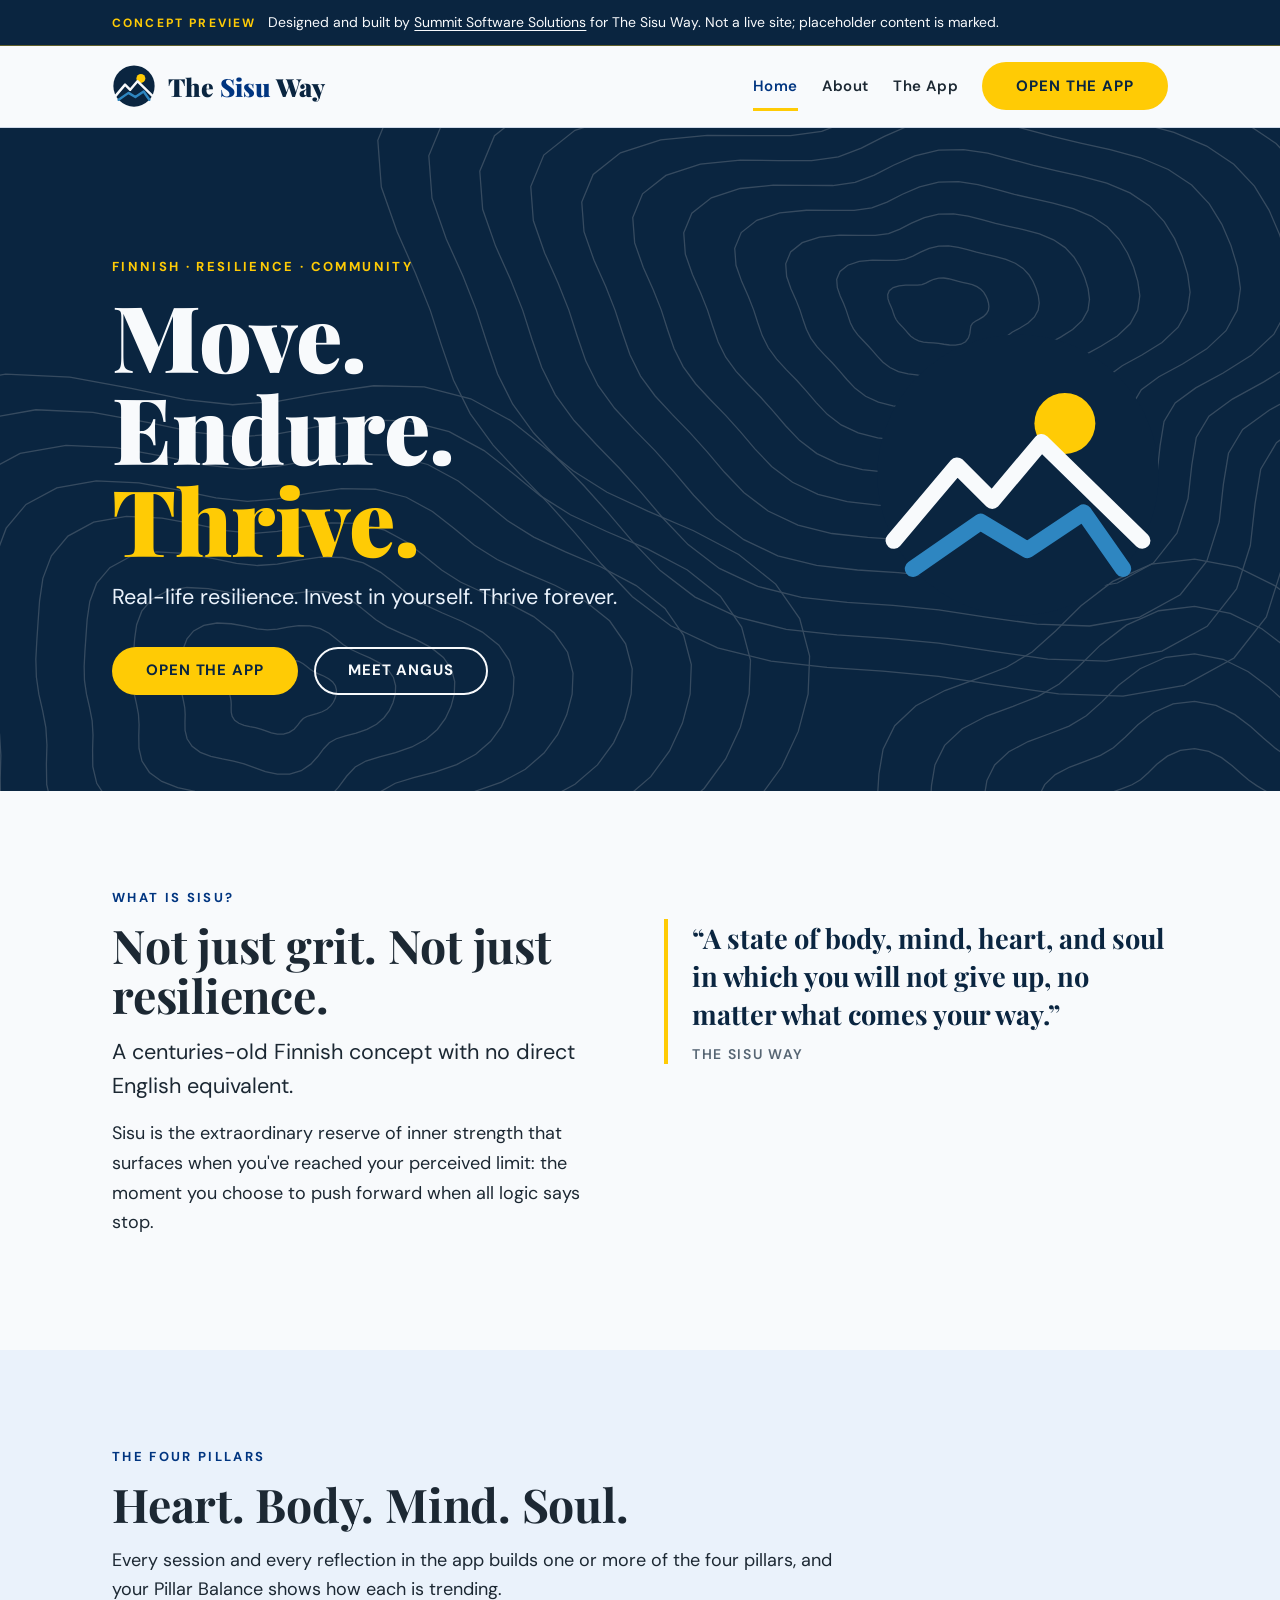
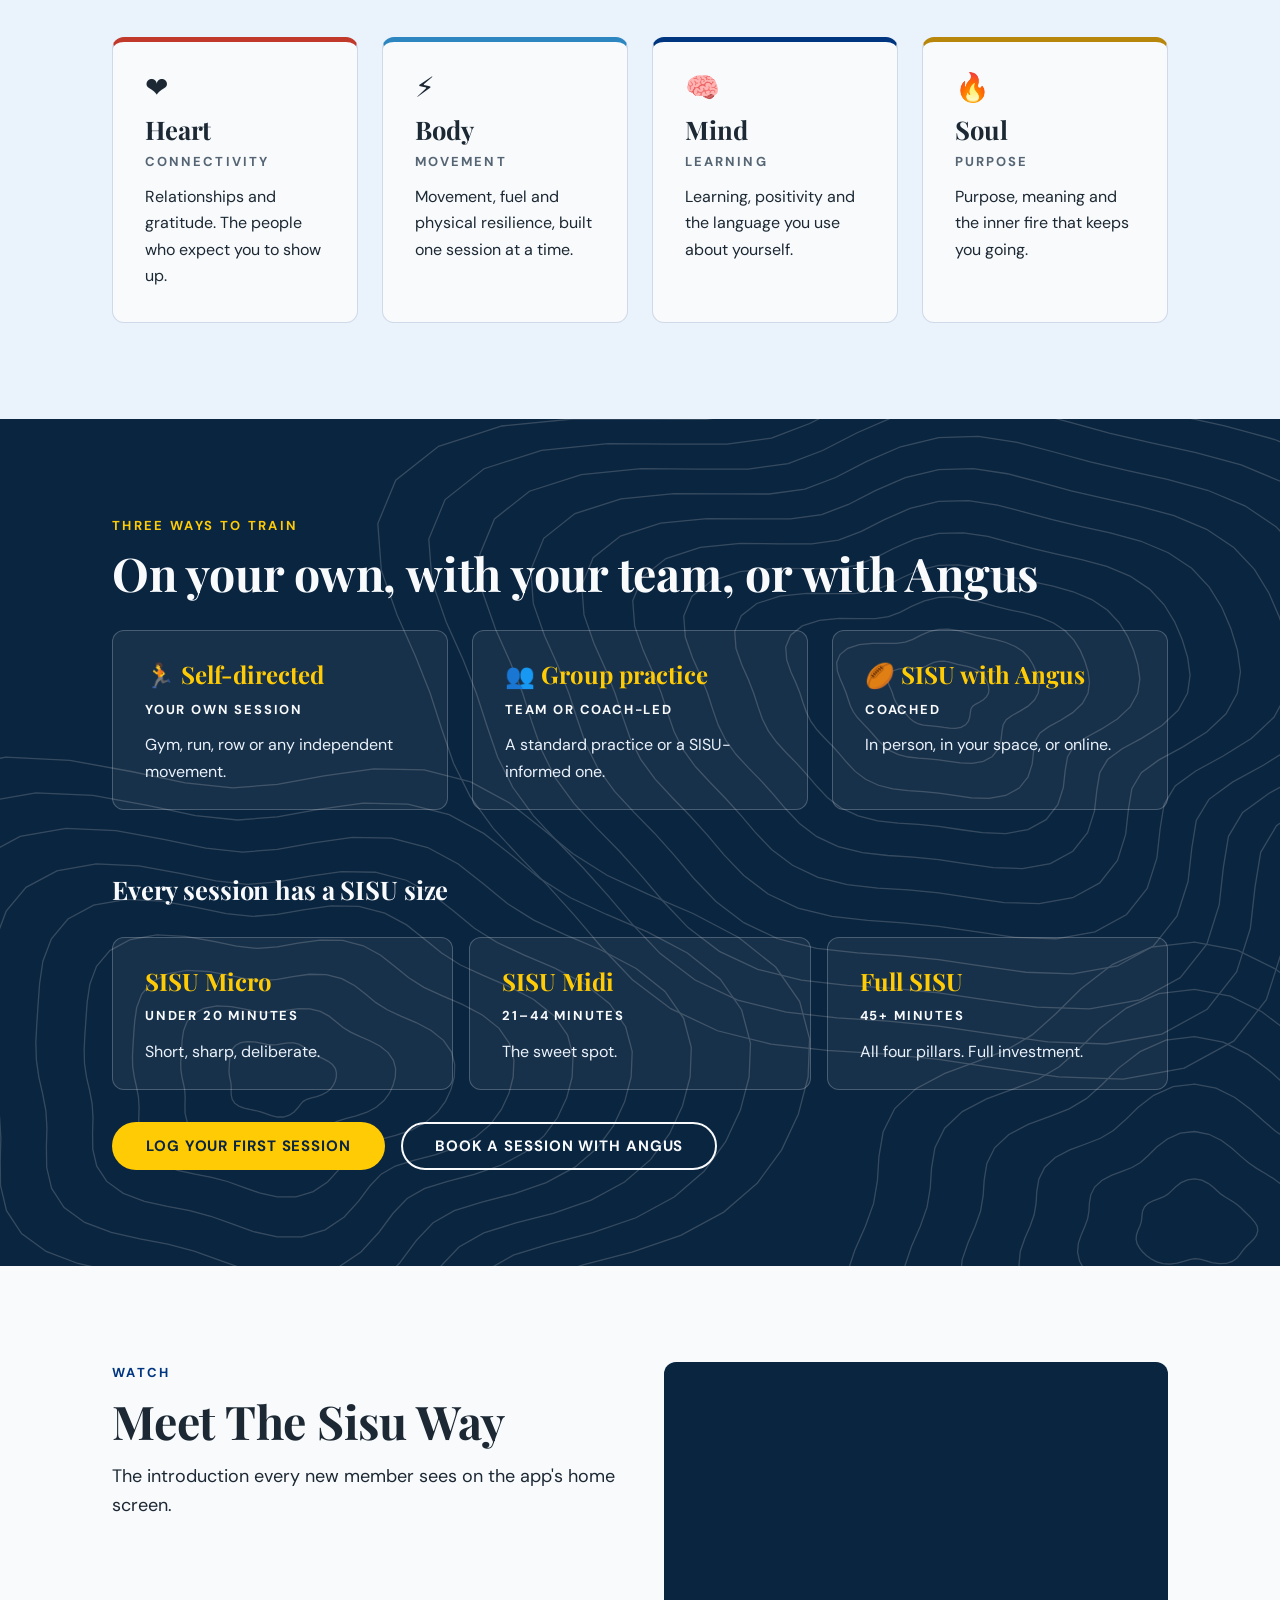
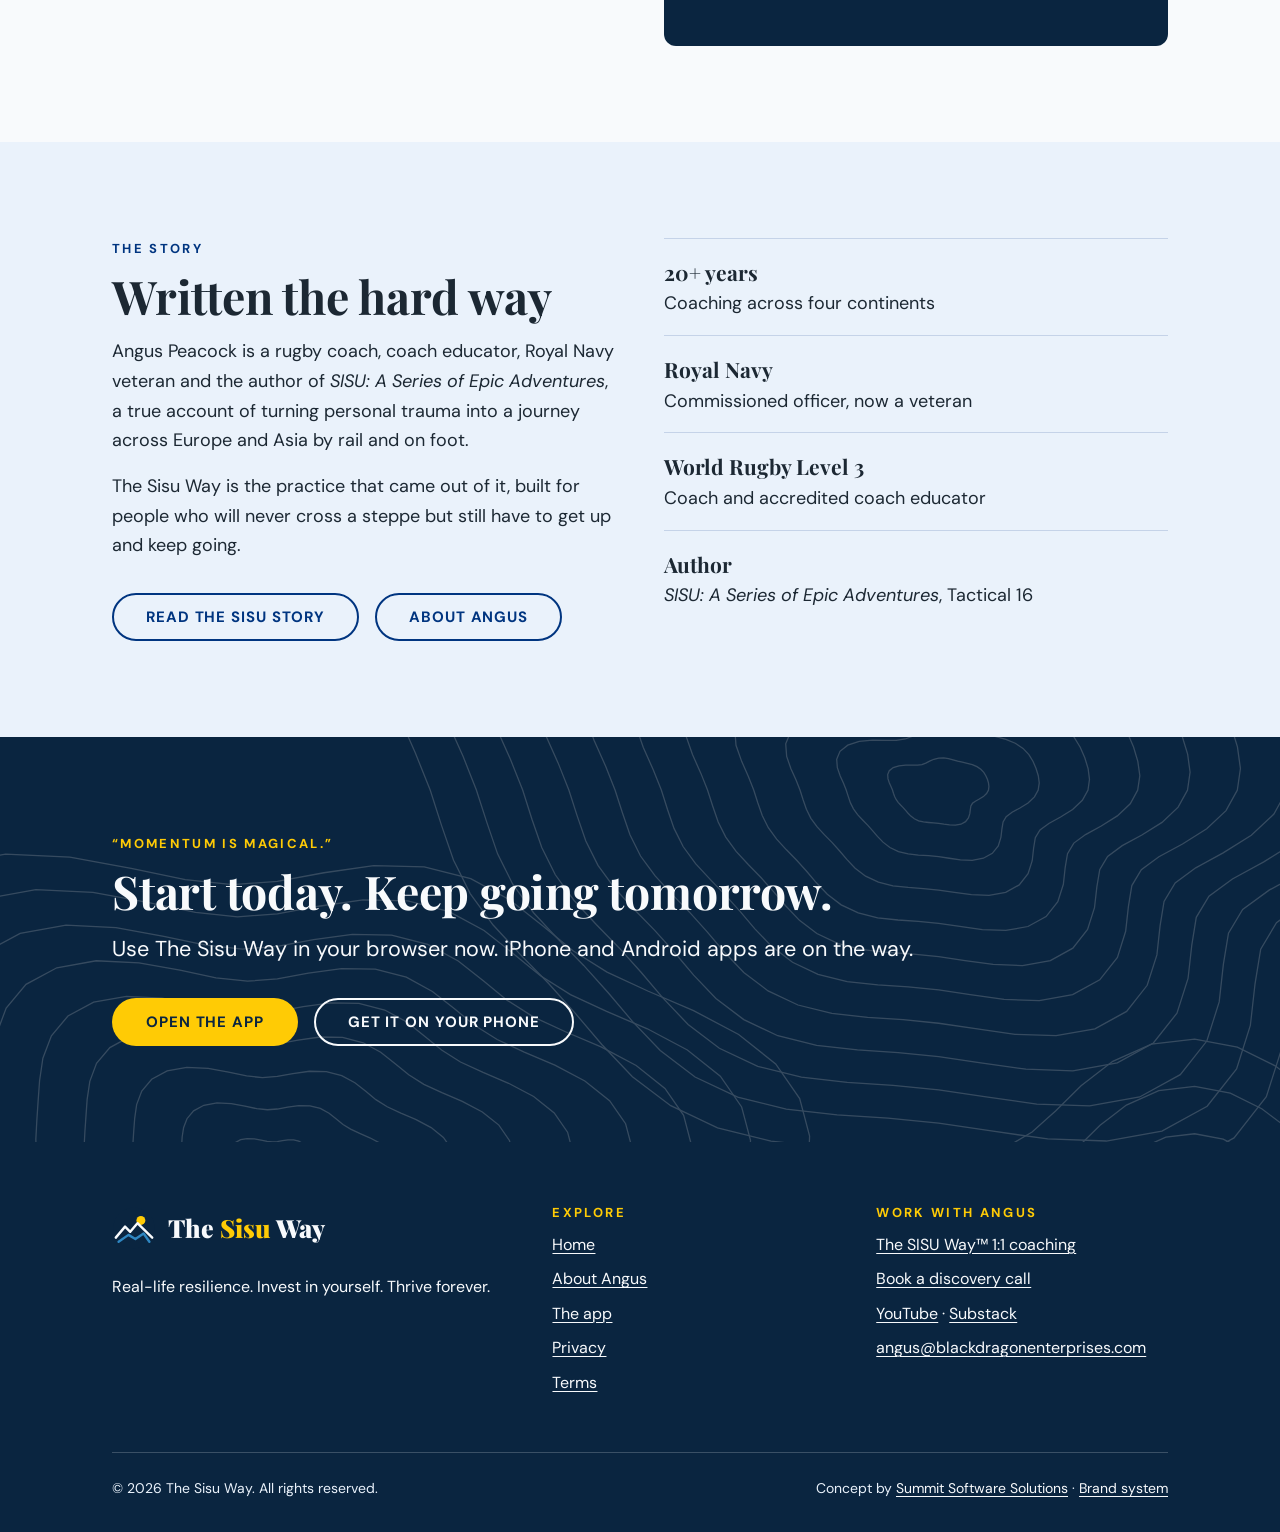
<file: index.html>
<!DOCTYPE html>
<html lang="en">
<head>
<meta charset="utf-8">
<meta name="viewport" content="width=device-width, initial-scale=1">
<title>The Sisu Way - Move. Endure. Thrive.</title>
<meta name="description" content="SISU is the Finnish reserve of inner strength that shows up at your limit. The Sisu Way app helps you build it across four pillars: Heart, Body, Mind and Soul. From coach, author and Royal Navy veteran Angus Peacock.">
<link rel="canonical" href="https://ryankolean.github.io/thesisuway/">
<meta name="robots" content="noindex, nofollow">
<meta property="og:type" content="website">
<meta property="og:site_name" content="The Sisu Way">
<meta property="og:title" content="The Sisu Way - Move. Endure. Thrive.">
<meta property="og:description" content="SISU is the Finnish reserve of inner strength that shows up at your limit. The Sisu Way app helps you build it across four pillars: Heart, Body, Mind and Soul. From coach, author and Royal Navy veteran Angus Peacock.">
<meta property="og:url" content="https://ryankolean.github.io/thesisuway/">
<meta name="theme-color" content="#0A2540">
<meta property="og:image" content="https://ryankolean.github.io/thesisuway/assets/img/og.png">
<meta property="og:image:width" content="1200">
<meta property="og:image:height" content="630">
<meta name="twitter:card" content="summary_large_image">
<link rel="apple-touch-icon" href="assets/img/apple-touch-icon.png">
<link rel="manifest" href="site.webmanifest">
<link rel="icon" href="favicon.svg" type="image/svg+xml">
<link rel="stylesheet" href="assets/css/style.css">
<script src="assets/js/main.js" defer></script>
</head>
<body>
<a class="skip-link" href="#main">Skip to content</a>

<aside class="concept-bar" aria-label="Concept preview notice">
  <div class="container">
    <p><strong>Concept preview</strong>Designed and built by <a href="https://summitsoftwaresolutions.dev/">Summit Software Solutions</a> for The Sisu Way. Not a live site; placeholder content is marked.</p>
  </div>
</aside>

<header class="site-header">
  <div class="container site-header__inner">
    <a class="wordmark" href="index.html" aria-label="The Sisu Way, home"><svg viewBox="0 0 64 64" aria-hidden="true" focusable="false"><circle cx="32" cy="32" r="30" fill="#0A2540"/><circle cx="42" cy="21" r="6.5" fill="#FFCB05"/><path d="M9.6 52 L24 42 L34 48 L46 40 L54.4 52" fill="none" stroke="#2E86C1" stroke-width="3.5" stroke-linejoin="round" stroke-linecap="round"/><path d="M5.5 46 L19 30 L26.5 37.5 L37 25 L58.5 46" fill="none" stroke="#F8FAFC" stroke-width="3.5" stroke-linejoin="round" stroke-linecap="round"/></svg><span class="wordmark__text">The <span>Sisu</span> Way</span></a>
    <nav class="site-nav" aria-label="Main">
      <ul>
        <li><a href="index.html" aria-current="page">Home</a></li>
        <li><a href="about.html">About</a></li>
        <li><a href="app.html">The App</a></li>
        <li><a class="btn btn--primary" href="app.html">Open the app</a></li>
      </ul>
    </nav>
  </div>
</header>

<main id="main">
<section class="hero dark contours">
  <div class="container hero__grid">
    <div>
      <span class="label">Finnish &middot; Resilience &middot; Community</span>
      <h1 class="display">Move. Endure. <span>Thrive.</span></h1>
      <p class="lede">Real-life resilience. Invest in yourself. Thrive forever.</p>
      <div class="btnrow">
        <a class="btn btn--primary" href="https://sisu-way.netlify.app/">Open the app</a>
        <a class="btn btn--secondary" href="about.html">Meet Angus</a>
      </div>
    </div>
    <img class="hero__mark" src="assets/img/mark.svg" alt="" width="300" height="300">
  </div>
</section>

<section>
  <div class="container split">
    <div>
      <span class="label">What is sisu?</span>
      <h2>Not just grit. Not just resilience.</h2>
      <p class="lede">A centuries-old Finnish concept with no direct English equivalent.</p>
      <p>Sisu is the extraordinary reserve of inner strength that surfaces when you've reached your perceived limit: the moment you choose to push forward when all logic says stop.</p>
    </div>
    <blockquote class="definition">&ldquo;A state of body, mind, heart, and soul in which you will not give up, no matter what comes your way.&rdquo;<cite>The Sisu Way</cite></blockquote>
  </div>
</section>

<section class="tint">
  <div class="container">
    <span class="label">The four pillars</span>
    <h2>Heart. Body. Mind. Soul.</h2>
    <p>Every session and every reflection in the app builds one or more of the four pillars, and your Pillar Balance shows how each is trending.</p>

    <div class="grid grid--4" style="margin-top:var(--s-6)">
      <article class="card pillar pillar--heart"><span class="pillar__emoji" aria-hidden="true">&#10084;&#65039;</span><h3>Heart</h3><span class="pillar__sub">Connectivity</span><p>Relationships and gratitude. The people who expect you to show up.</p></article>
      <article class="card pillar pillar--body"><span class="pillar__emoji" aria-hidden="true">&#9889;</span><h3>Body</h3><span class="pillar__sub">Movement</span><p>Movement, fuel and physical resilience, built one session at a time.</p></article>
      <article class="card pillar pillar--mind"><span class="pillar__emoji" aria-hidden="true">&#129504;</span><h3>Mind</h3><span class="pillar__sub">Learning</span><p>Learning, positivity and the language you use about yourself.</p></article>
      <article class="card pillar pillar--soul"><span class="pillar__emoji" aria-hidden="true">&#128293;</span><h3>Soul</h3><span class="pillar__sub">Purpose</span><p>Purpose, meaning and the inner fire that keeps you going.</p></article>
    </div>
  </div>
</section>

<section class="dark contours">
  <div class="container">
    <span class="label">Three ways to train</span>
    <h2>On your own, with your team, or with Angus</h2>
    <div class="grid grid--3" style="margin-top:var(--s-6)">
      <div class="format"><b>&#127939; Self-directed</b><span>Your own session</span><p>Gym, run, row or any independent movement.</p></div>
      <div class="format"><b>&#128101; Group practice</b><span>Team or coach-led</span><p>A standard practice or a SISU-informed one.</p></div>
      <div class="format"><b>&#127945; SISU with Angus</b><span>Coached</span><p>In person, in your space, or online.</p></div>
    </div>
    <h3 style="margin-top:var(--s-8)">Every session has a SISU size</h3>
    <div class="formats">
      <div class="format"><b>SISU Micro</b><span>Under 20 minutes</span><p>Short, sharp, deliberate.</p></div>
      <div class="format"><b>SISU Midi</b><span>21&ndash;44 minutes</span><p>The sweet spot.</p></div>
      <div class="format"><b>Full SISU</b><span>45+ minutes</span><p>All four pillars. Full investment.</p></div>
    </div>
    <div class="btnrow"><a class="btn btn--primary" href="https://sisu-way.netlify.app/">Log your first session</a><a class="btn btn--secondary" href="https://calendar.app.google/LoMbzd8xpjeCvdap7">Book a session with Angus</a></div>
  </div>
</section>

<section>
  <div class="container split">
    <div>
      <span class="label">Watch</span>
      <h2>Meet The Sisu Way</h2>
      <p>The introduction every new member sees on the app's home screen.</p>
    </div>
    <div class="video"><iframe src="https://www.youtube-nocookie.com/embed/k57IVP7CYto" title="The Sisu Way introduction video" loading="lazy" allow="encrypted-media; picture-in-picture" allowfullscreen referrerpolicy="strict-origin-when-cross-origin"></iframe></div>
  </div>
</section>

<section class="tint">
  <div class="container split">
    <div>
      <span class="label">The story</span>
      <h2>Written the hard way</h2>
      <p>Angus Peacock is a rugby coach, coach educator, Royal Navy veteran and the author of <em>SISU: A Series of Epic Adventures</em>, a true account of turning personal trauma into a journey across Europe and Asia by rail and on foot.</p>
      <p>The Sisu Way is the practice that came out of it, built for people who will never cross a steppe but still have to get up and keep going.</p>
      <div class="btnrow">
        <a class="btn btn--secondary" href="https://tactical16.com/angus-peacock-author/">Read the SISU story</a>
        <a class="btn btn--secondary" href="about.html">About Angus</a>
      </div>
    </div>
    <ul class="facts">
      <li><b>20+ years</b>Coaching across four continents</li>
      <li><b>Royal Navy</b>Commissioned officer, now a veteran</li>
      <li><b>World Rugby Level 3</b>Coach and accredited coach educator</li>
      <li><b>Author</b><em>SISU: A Series of Epic Adventures</em>, Tactical 16</li>
    </ul>
  </div>
</section>

<section class="dark contours">
  <div class="container">
    <span class="label">&ldquo;Momentum is magical.&rdquo;</span>
    <h2>Start today. Keep going tomorrow.</h2>
    <p class="lede">Use The Sisu Way in your browser now. iPhone and Android apps are on the way.</p>
    <div class="btnrow">
      <a class="btn btn--primary" href="https://sisu-way.netlify.app/">Open the app</a>
      <a class="btn btn--secondary" href="app.html#mobile">Get it on your phone</a>
    </div>
  </div>
</section>
</main>

<footer class="site-footer">
  <div class="container">
    <div class="site-footer__grid">
      <div>
        <a class="wordmark" href="index.html" aria-label="The Sisu Way, home"><svg viewBox="0 0 64 64" aria-hidden="true" focusable="false"><circle cx="32" cy="32" r="30" fill="#0A2540"/><circle cx="42" cy="21" r="6.5" fill="#FFCB05"/><path d="M9.6 52 L24 42 L34 48 L46 40 L54.4 52" fill="none" stroke="#2E86C1" stroke-width="3.5" stroke-linejoin="round" stroke-linecap="round"/><path d="M5.5 46 L19 30 L26.5 37.5 L37 25 L58.5 46" fill="none" stroke="#F8FAFC" stroke-width="3.5" stroke-linejoin="round" stroke-linecap="round"/></svg><span class="wordmark__text">The <span>Sisu</span> Way</span></a>
        <p style="margin-top:var(--s-4)">Real-life resilience. Invest in yourself. Thrive forever.</p>
      </div>
      <div>
        <h2>Explore</h2>
        <ul>
          <li><a href="index.html">Home</a></li>
          <li><a href="about.html">About Angus</a></li>
          <li><a href="app.html">The app</a></li>
          <li><a href="privacy.html">Privacy</a></li>
          <li><a href="terms.html">Terms</a></li>
        </ul>
      </div>
      <div>
        <h2>Work with Angus</h2>
        <ul>
          <li><a href="https://ryankolean.github.io/blackdragonenterprises/services.html">The SISU Way&trade; 1:1 coaching</a></li>
          <li><a href="https://ryankolean.github.io/blackdragonenterprises/contact.html#book">Book a discovery call</a></li>
          <li><a href="https://www.youtube.com/@bytheblackdragon">YouTube</a> &middot; <a href="https://substack.com/@sisublackdragon">Substack</a></li>
          <li><a href="mailto:angus@blackdragonenterprises.com">angus@blackdragonenterprises.com</a></li>
        </ul>
      </div>
    </div>
    <div class="site-footer__base">
      <span>&copy; 2026 The Sisu Way. All rights reserved.</span>
      <span>Concept by <a href="https://summitsoftwaresolutions.dev/">Summit Software Solutions</a> &middot; <a href="specimen.html">Brand system</a></span>
    </div>
  </div>
</footer>
</body>
</html>
</file>
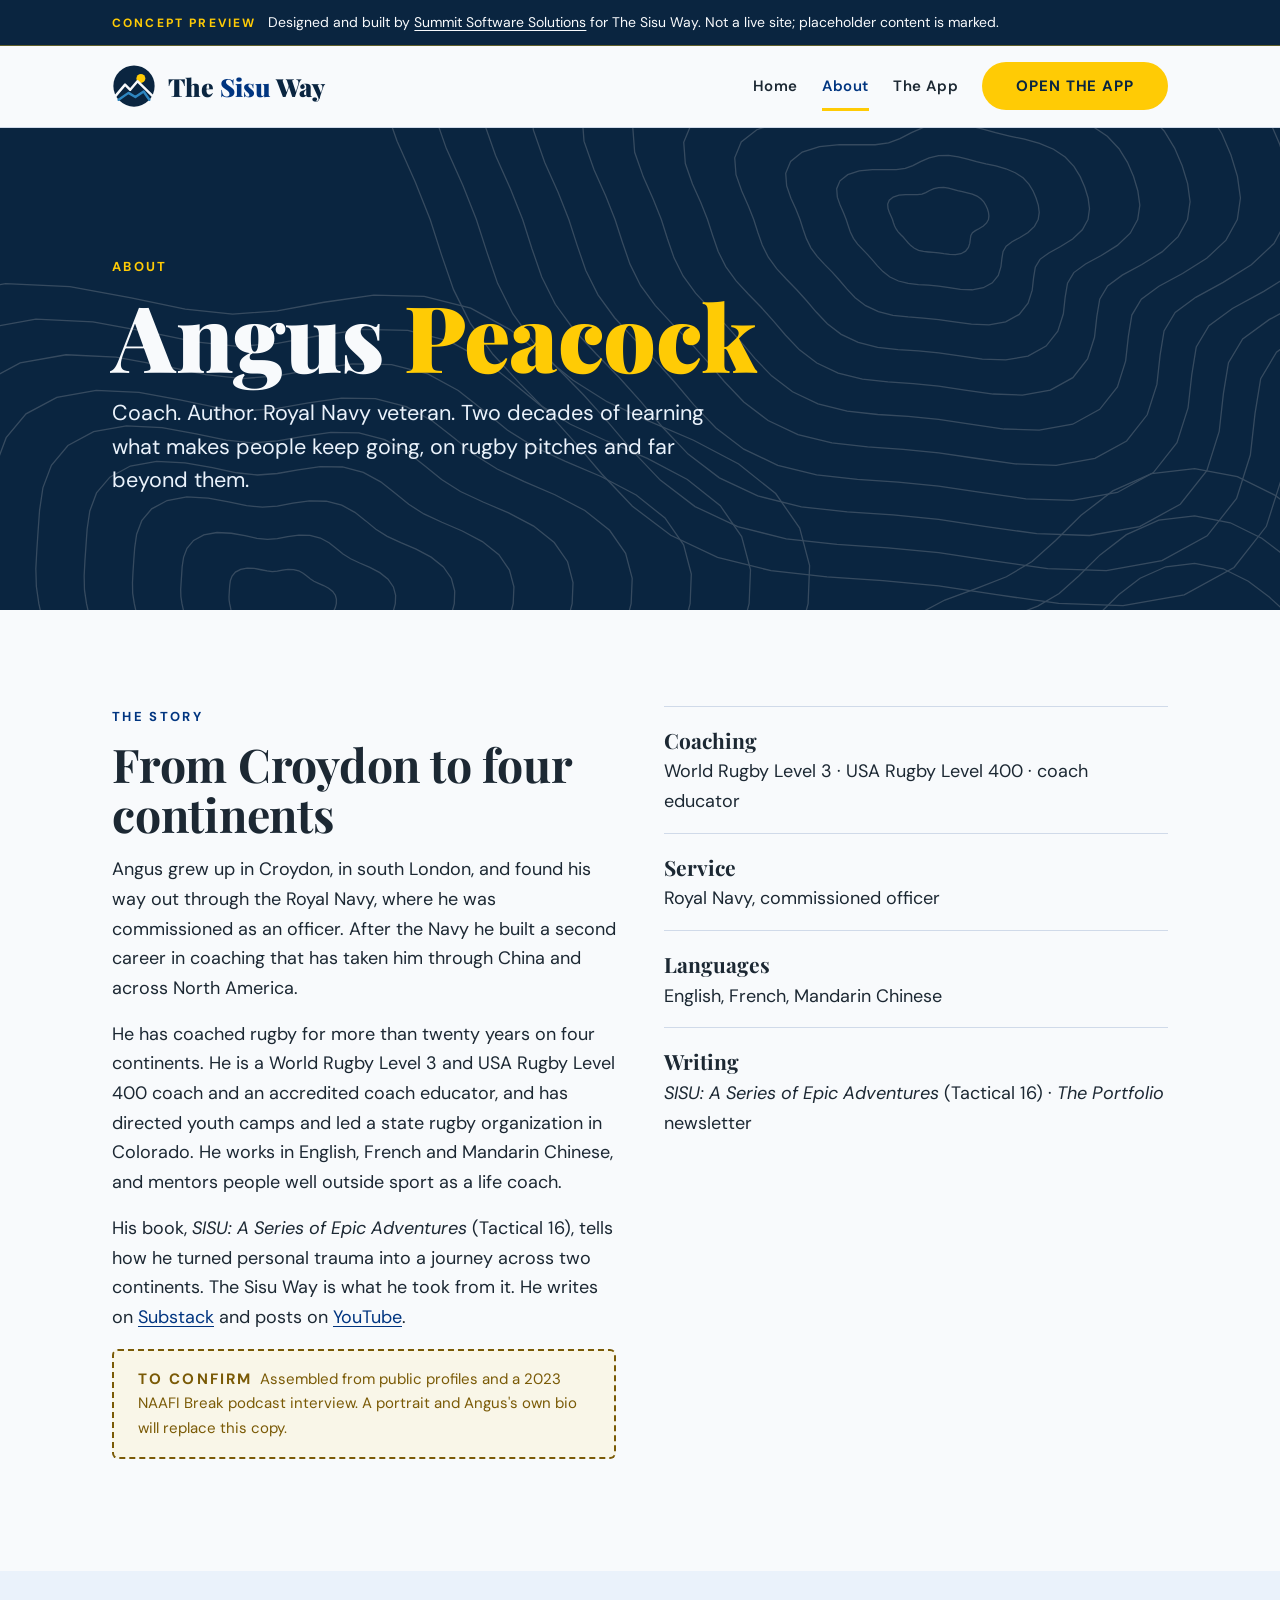
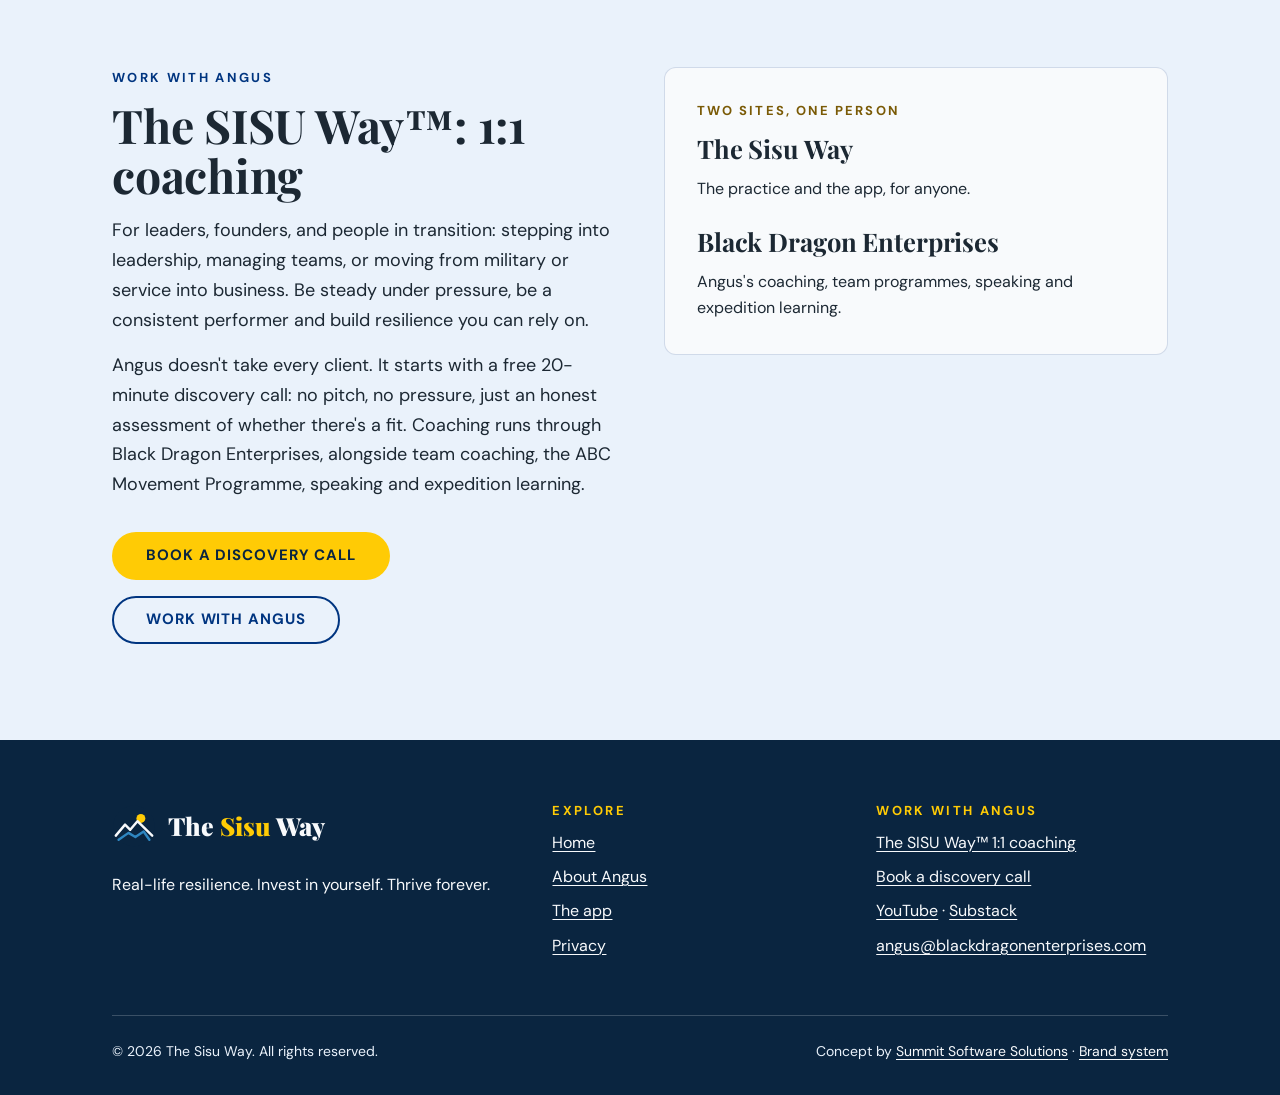
<file: about.html>
<!DOCTYPE html>
<html lang="en">
<head>
<meta charset="utf-8">
<meta name="viewport" content="width=device-width, initial-scale=1">
<title>About Angus Peacock - The Sisu Way</title>
<meta name="description" content="Angus Peacock: Royal Navy veteran, rugby coach and coach educator, life coach and author of SISU: A Series of Epic Adventures.">
<link rel="canonical" href="https://ryankolean.github.io/thesisuway/about.html">
<meta name="robots" content="noindex, nofollow">
<meta property="og:type" content="website">
<meta property="og:site_name" content="The Sisu Way">
<meta property="og:title" content="About Angus Peacock - The Sisu Way">
<meta property="og:description" content="Angus Peacock: Royal Navy veteran, rugby coach and coach educator, life coach and author of SISU: A Series of Epic Adventures.">
<meta property="og:url" content="https://ryankolean.github.io/thesisuway/about.html">
<meta name="theme-color" content="#0A2540">
<meta property="og:image" content="https://ryankolean.github.io/thesisuway/assets/img/og.png">
<meta property="og:image:width" content="1200">
<meta property="og:image:height" content="630">
<meta name="twitter:card" content="summary_large_image">
<link rel="apple-touch-icon" href="assets/img/apple-touch-icon.png">
<link rel="manifest" href="site.webmanifest">
<link rel="icon" href="favicon.svg" type="image/svg+xml">
<link rel="stylesheet" href="assets/css/style.css">
<script src="assets/js/main.js" defer></script>
</head>
<body>
<a class="skip-link" href="#main">Skip to content</a>

<aside class="concept-bar" aria-label="Concept preview notice">
  <div class="container">
    <p><strong>Concept preview</strong>Designed and built by <a href="https://summitsoftwaresolutions.dev/">Summit Software Solutions</a> for The Sisu Way. Not a live site; placeholder content is marked.</p>
  </div>
</aside>

<header class="site-header">
  <div class="container site-header__inner">
    <a class="wordmark" href="index.html" aria-label="The Sisu Way, home"><svg viewBox="0 0 64 64" aria-hidden="true" focusable="false"><circle cx="32" cy="32" r="30" fill="#0A2540"/><circle cx="42" cy="21" r="6.5" fill="#FFCB05"/><path d="M9.6 52 L24 42 L34 48 L46 40 L54.4 52" fill="none" stroke="#2E86C1" stroke-width="3.5" stroke-linejoin="round" stroke-linecap="round"/><path d="M5.5 46 L19 30 L26.5 37.5 L37 25 L58.5 46" fill="none" stroke="#F8FAFC" stroke-width="3.5" stroke-linejoin="round" stroke-linecap="round"/></svg><span class="wordmark__text">The <span>Sisu</span> Way</span></a>
    <nav class="site-nav" aria-label="Main">
      <ul>
        <li><a href="index.html">Home</a></li>
        <li><a href="about.html" aria-current="page">About</a></li>
        <li><a href="app.html">The App</a></li>
        <li><a class="btn btn--primary" href="app.html">Open the app</a></li>
      </ul>
    </nav>
  </div>
</header>

<main id="main">
<section class="hero dark contours">
  <div class="container">
    <span class="label">About</span>
    <h1 class="display">Angus <span>Peacock</span></h1>
    <p class="lede">Coach. Author. Royal Navy veteran. Two decades of learning what makes people keep going, on rugby pitches and far beyond them.</p>
  </div>
</section>

<section>
  <div class="container split">
    <div>
      <span class="label">The story</span>
      <h2>From Croydon to four continents</h2>
      <p>Angus grew up in Croydon, in south London, and found his way out through the Royal Navy, where he was commissioned as an officer. After the Navy he built a second career in coaching that has taken him through China and across North America.</p>
      <p>He has coached rugby for more than twenty years on four continents. He is a World Rugby Level 3 and USA Rugby Level 400 coach and an accredited coach educator, and has directed youth camps and led a state rugby organization in Colorado. He works in English, French and Mandarin Chinese, and mentors people well outside sport as a life coach.</p>
      <p>His book, <em>SISU: A Series of Epic Adventures</em> (Tactical 16), tells how he turned personal trauma into a journey across two continents. The Sisu Way is what he took from it. He writes on <a href="https://substack.com/@sisublackdragon">Substack</a> and posts on <a href="https://www.youtube.com/@bytheblackdragon">YouTube</a>.</p>
      <p class="placeholder"><b>To confirm</b>Assembled from public profiles and a 2023 NAAFI Break podcast interview. A portrait and Angus's own bio will replace this copy.</p>
    </div>
    <ul class="facts">
      <li><b>Coaching</b>World Rugby Level 3 &middot; USA Rugby Level 400 &middot; coach educator</li>
      <li><b>Service</b>Royal Navy, commissioned officer</li>
      <li><b>Languages</b>English, French, Mandarin Chinese</li>
      <li><b>Writing</b><em>SISU: A Series of Epic Adventures</em> (Tactical 16) &middot; <em>The Portfolio</em> newsletter</li>
    </ul>
  </div>
</section>

<section class="tint">
  <div class="container split">
    <div>
      <span class="label">Work with Angus</span>
      <h2>The SISU Way&trade;: 1:1 coaching</h2>
      <p>For leaders, founders, and people in transition: stepping into leadership, managing teams, or moving from military or service into business. Be steady under pressure, be a consistent performer and build resilience you can rely on.</p>
      <p>Angus doesn't take every client. It starts with a free 20-minute discovery call: no pitch, no pressure, just an honest assessment of whether there's a fit. Coaching runs through Black Dragon Enterprises, alongside team coaching, the ABC Movement Programme, speaking and expedition learning.</p>
      <div class="btnrow">
        <a class="btn btn--primary" href="https://ryankolean.github.io/blackdragonenterprises/contact.html#book">Book a discovery call</a>
        <a class="btn btn--secondary" href="https://ryankolean.github.io/blackdragonenterprises/services.html">Work with Angus</a>
      </div>
    </div>
    <div class="card">
      <span class="card__num">Two sites, one person</span>
      <h3>The Sisu Way</h3>
      <p>The practice and the app, for anyone.</p>
      <h3 style="margin-top:var(--s-5)">Black Dragon Enterprises</h3>
      <p>Angus's coaching, team programmes, speaking and expedition learning.</p>
    </div>
  </div>
</section>
</main>

<footer class="site-footer">
  <div class="container">
    <div class="site-footer__grid">
      <div>
        <a class="wordmark" href="index.html" aria-label="The Sisu Way, home"><svg viewBox="0 0 64 64" aria-hidden="true" focusable="false"><circle cx="32" cy="32" r="30" fill="#0A2540"/><circle cx="42" cy="21" r="6.5" fill="#FFCB05"/><path d="M9.6 52 L24 42 L34 48 L46 40 L54.4 52" fill="none" stroke="#2E86C1" stroke-width="3.5" stroke-linejoin="round" stroke-linecap="round"/><path d="M5.5 46 L19 30 L26.5 37.5 L37 25 L58.5 46" fill="none" stroke="#F8FAFC" stroke-width="3.5" stroke-linejoin="round" stroke-linecap="round"/></svg><span class="wordmark__text">The <span>Sisu</span> Way</span></a>
        <p style="margin-top:var(--s-4)">Real-life resilience. Invest in yourself. Thrive forever.</p>
      </div>
      <div>
        <h2>Explore</h2>
        <ul>
          <li><a href="index.html">Home</a></li>
          <li><a href="about.html">About Angus</a></li>
          <li><a href="app.html">The app</a></li>
          <li><a href="privacy.html">Privacy</a></li>
        </ul>
      </div>
      <div>
        <h2>Work with Angus</h2>
        <ul>
          <li><a href="https://ryankolean.github.io/blackdragonenterprises/services.html">The SISU Way&trade; 1:1 coaching</a></li>
          <li><a href="https://ryankolean.github.io/blackdragonenterprises/contact.html#book">Book a discovery call</a></li>
          <li><a href="https://www.youtube.com/@bytheblackdragon">YouTube</a> &middot; <a href="https://substack.com/@sisublackdragon">Substack</a></li>
          <li><a href="mailto:angus@blackdragonenterprises.com">angus@blackdragonenterprises.com</a></li>
        </ul>
      </div>
    </div>
    <div class="site-footer__base">
      <span>&copy; 2026 The Sisu Way. All rights reserved.</span>
      <span>Concept by <a href="https://summitsoftwaresolutions.dev/">Summit Software Solutions</a> &middot; <a href="specimen.html">Brand system</a></span>
    </div>
  </div>
</footer>
</body>
</html>
</file>
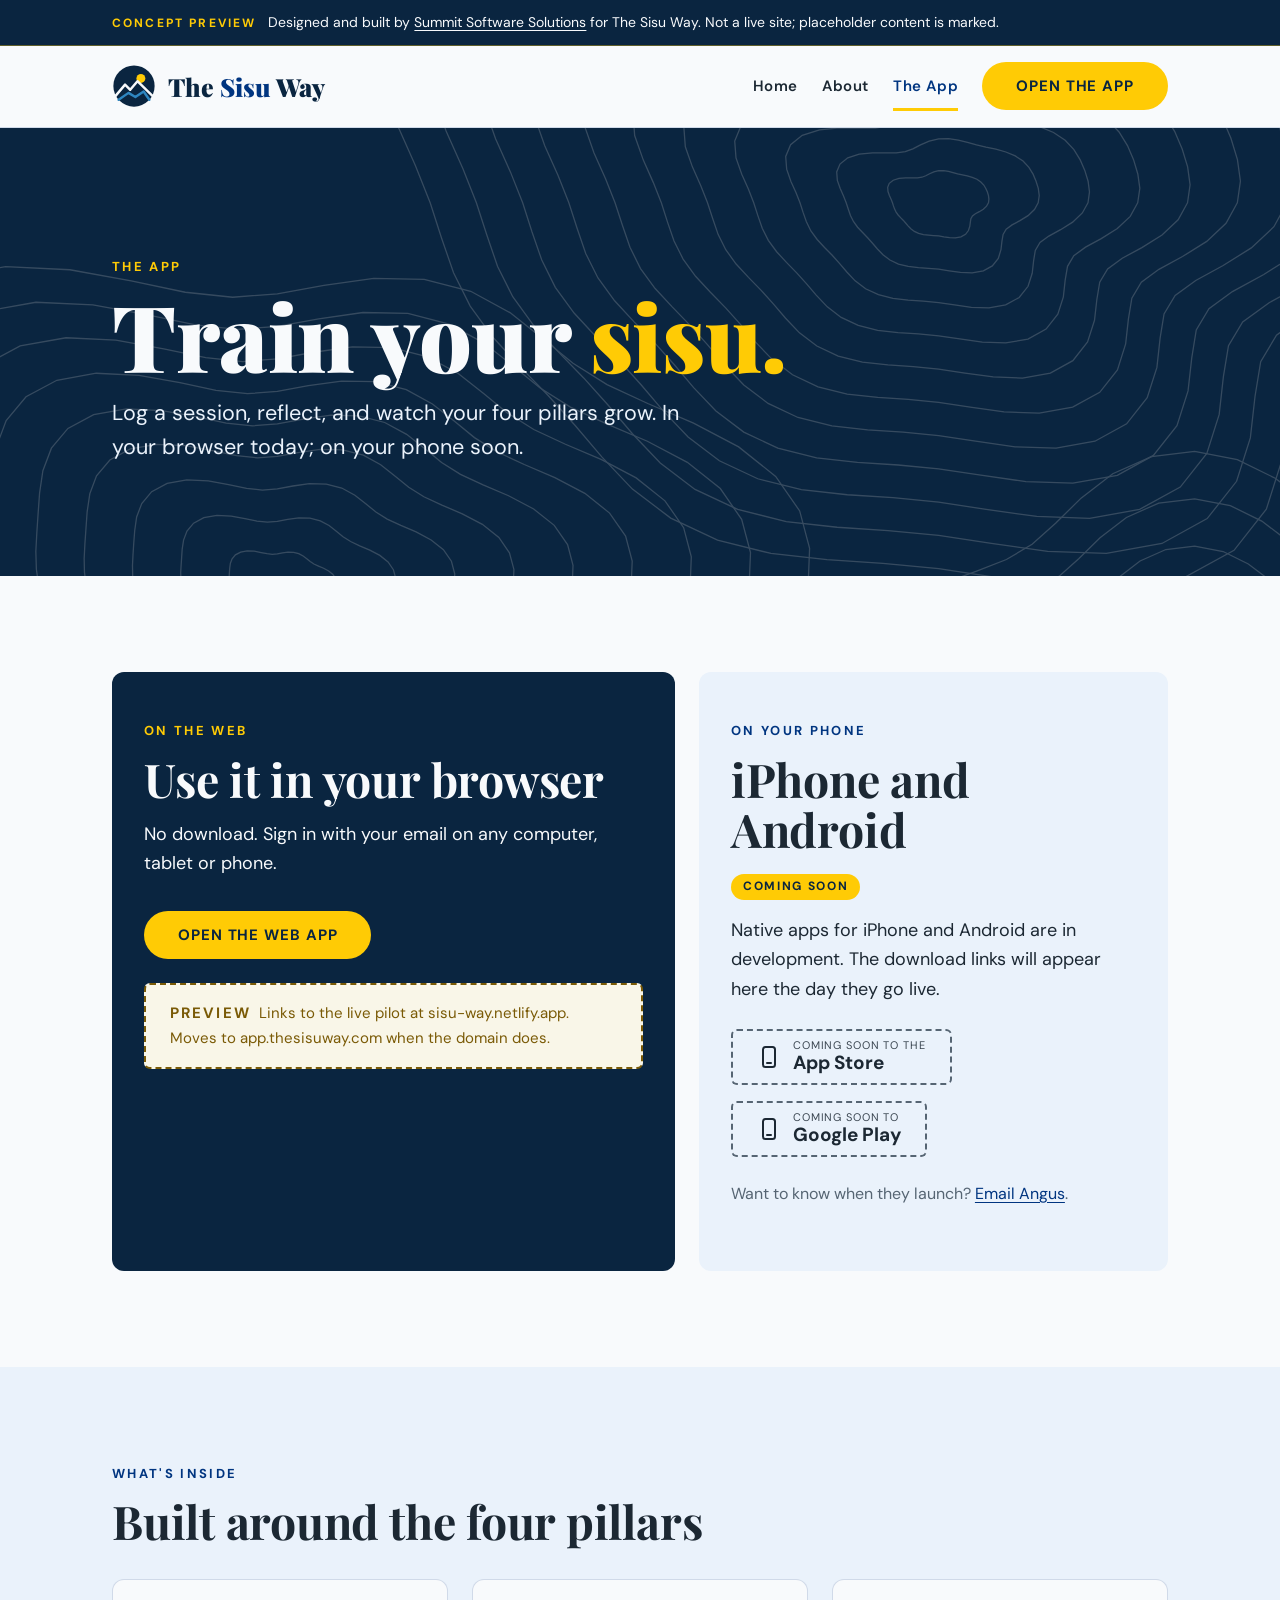
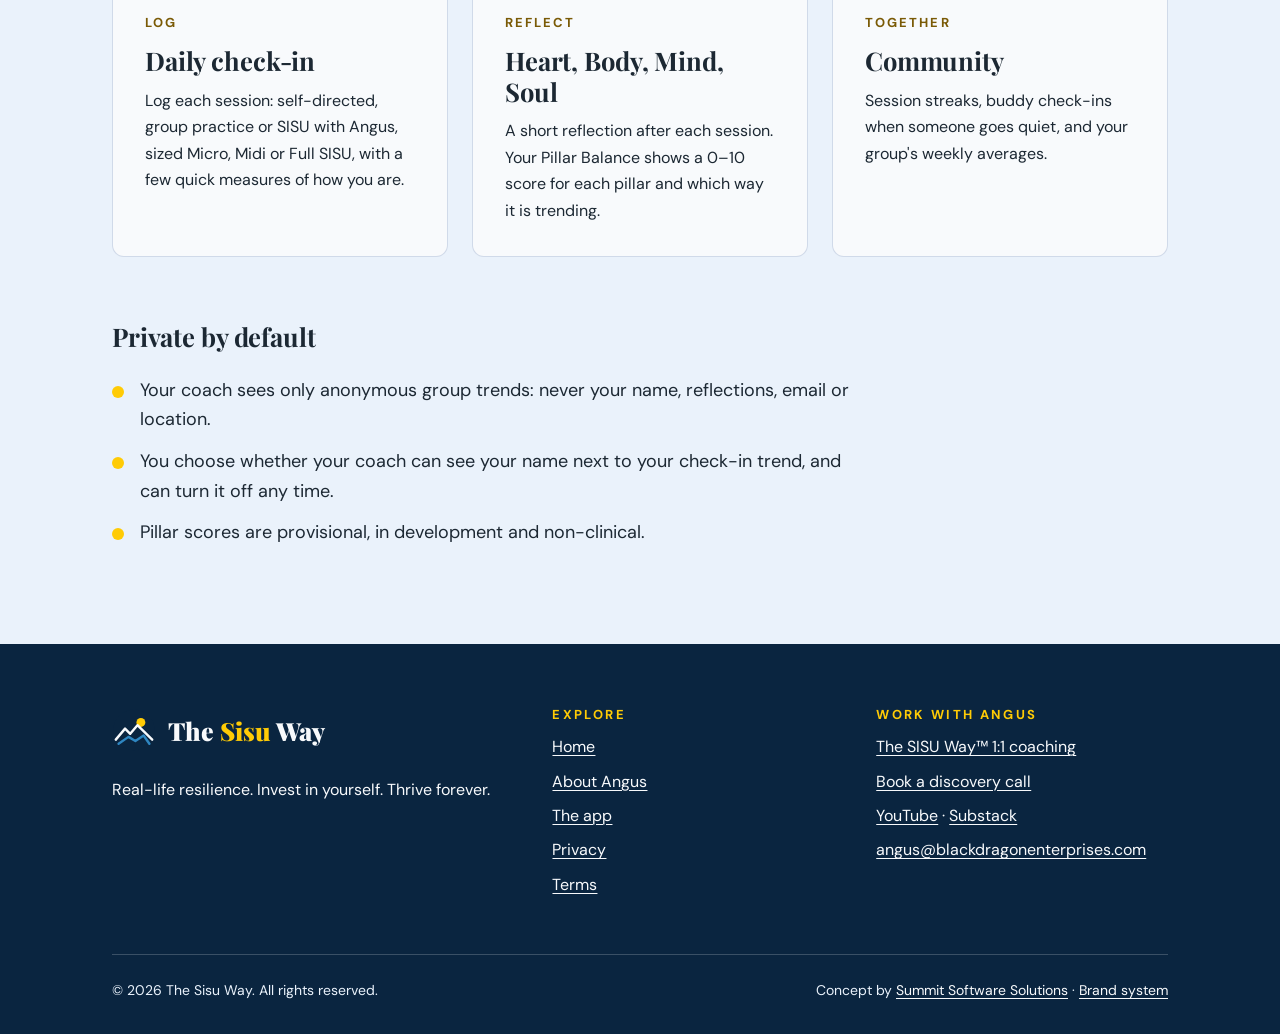
<file: app.html>
<!DOCTYPE html>
<html lang="en">
<head>
<meta charset="utf-8">
<meta name="viewport" content="width=device-width, initial-scale=1">
<title>The App - The Sisu Way</title>
<meta name="description" content="Open The Sisu Way in your browser today. Log sessions, reflect across Heart, Body, Mind and Soul, and train with your community. iPhone and Android apps are coming soon.">
<link rel="canonical" href="https://ryankolean.github.io/thesisuway/app.html">
<meta name="robots" content="noindex, nofollow">
<meta property="og:type" content="website">
<meta property="og:site_name" content="The Sisu Way">
<meta property="og:title" content="The App - The Sisu Way">
<meta property="og:description" content="Open The Sisu Way in your browser today. Log sessions, reflect across Heart, Body, Mind and Soul, and train with your community. iPhone and Android apps are coming soon.">
<meta property="og:url" content="https://ryankolean.github.io/thesisuway/app.html">
<meta name="theme-color" content="#0A2540">
<meta property="og:image" content="https://ryankolean.github.io/thesisuway/assets/img/og.png">
<meta property="og:image:width" content="1200">
<meta property="og:image:height" content="630">
<meta name="twitter:card" content="summary_large_image">
<link rel="apple-touch-icon" href="assets/img/apple-touch-icon.png">
<link rel="manifest" href="site.webmanifest">
<link rel="icon" href="favicon.svg" type="image/svg+xml">
<link rel="stylesheet" href="assets/css/style.css">
<script src="assets/js/main.js" defer></script>
</head>
<body>
<a class="skip-link" href="#main">Skip to content</a>

<aside class="concept-bar" aria-label="Concept preview notice">
  <div class="container">
    <p><strong>Concept preview</strong>Designed and built by <a href="https://summitsoftwaresolutions.dev/">Summit Software Solutions</a> for The Sisu Way. Not a live site; placeholder content is marked.</p>
  </div>
</aside>

<header class="site-header">
  <div class="container site-header__inner">
    <a class="wordmark" href="index.html" aria-label="The Sisu Way, home"><svg viewBox="0 0 64 64" aria-hidden="true" focusable="false"><circle cx="32" cy="32" r="30" fill="#0A2540"/><circle cx="42" cy="21" r="6.5" fill="#FFCB05"/><path d="M9.6 52 L24 42 L34 48 L46 40 L54.4 52" fill="none" stroke="#2E86C1" stroke-width="3.5" stroke-linejoin="round" stroke-linecap="round"/><path d="M5.5 46 L19 30 L26.5 37.5 L37 25 L58.5 46" fill="none" stroke="#F8FAFC" stroke-width="3.5" stroke-linejoin="round" stroke-linecap="round"/></svg><span class="wordmark__text">The <span>Sisu</span> Way</span></a>
    <nav class="site-nav" aria-label="Main">
      <ul>
        <li><a href="index.html">Home</a></li>
        <li><a href="about.html">About</a></li>
        <li><a href="app.html" aria-current="page">The App</a></li>
        <li><a class="btn btn--primary" href="app.html">Open the app</a></li>
      </ul>
    </nav>
  </div>
</header>

<main id="main">
<section class="hero dark contours">
  <div class="container">
    <span class="label">The app</span>
    <h1 class="display">Train your <span>sisu.</span></h1>
    <p class="lede">Log a session, reflect, and watch your four pillars grow. In your browser today; on your phone soon.</p>
  </div>
</section>

<section>
  <div class="container portal">
    <div class="portal__panel portal__panel--web">
      <span class="label">On the web</span>
      <h2>Use it in your browser</h2>
      <p>No download. Sign in with your email on any computer, tablet or phone.</p>
      <div class="btnrow"><a class="btn btn--primary" href="https://sisu-way.netlify.app/">Open the web app</a></div>
      <p class="placeholder" style="margin-top:var(--s-5)"><b>Preview</b>Links to the live pilot at sisu-way.netlify.app. Moves to app.thesisuway.com when the domain does.</p>
    </div>
    <div class="portal__panel portal__panel--stores" id="mobile">
      <span class="label">On your phone</span>
      <h2>iPhone and Android</h2>
      <p><span class="pill">Coming soon</span></p>
      <p>Native apps for iPhone and Android are in development. The download links will appear here the day they go live.</p>
      <div class="store-badges">
        <a class="store-badge" href="#" aria-disabled="true"><svg viewBox="0 0 24 24" aria-hidden="true" focusable="false"><rect x="6" y="2" width="12" height="20" rx="2.5" fill="none" stroke="currentColor" stroke-width="2"/><path d="M10 18h4" stroke="currentColor" stroke-width="2" stroke-linecap="round"/></svg><span><small>Coming soon to the</small><strong>App Store</strong></span></a>
        <a class="store-badge" href="#" aria-disabled="true"><svg viewBox="0 0 24 24" aria-hidden="true" focusable="false"><rect x="6" y="2" width="12" height="20" rx="2.5" fill="none" stroke="currentColor" stroke-width="2"/><path d="M10 18h4" stroke="currentColor" stroke-width="2" stroke-linecap="round"/></svg><span><small>Coming soon to</small><strong>Google Play</strong></span></a>
      </div>
      <p class="mute" style="margin-top:var(--s-5);font-size:16px">Want to know when they launch? <a href="mailto:angus@blackdragonenterprises.com?subject=The%20Sisu%20Way%20app">Email Angus</a>.</p>
    </div>
  </div>
</section>

<section class="tint">
  <div class="container">
    <span class="label">What's inside</span>
    <h2>Built around the four pillars</h2>
    <div class="grid grid--3" style="margin-top:var(--s-6)">
      <article class="card"><span class="card__num">Log</span><h3>Daily check-in</h3><p>Log each session: self-directed, group practice or SISU with Angus, sized Micro, Midi or Full SISU, with a few quick measures of how you are.</p></article>
      <article class="card"><span class="card__num">Reflect</span><h3>Heart, Body, Mind, Soul</h3><p>A short reflection after each session. Your Pillar Balance shows a 0&ndash;10 score for each pillar and which way it is trending.</p></article>
      <article class="card"><span class="card__num">Together</span><h3>Community</h3><p>Session streaks, buddy check-ins when someone goes quiet, and your group's weekly averages.</p></article>
    </div>
    <h3 style="margin-top:var(--s-8)">Private by default</h3>
    <ul class="checklist" style="max-width:62ch">
      <li>Your coach sees only anonymous group trends: never your name, reflections, email or location.</li>
      <li>You choose whether your coach can see your name next to your check-in trend, and can turn it off any time.</li>
      <li>Pillar scores are provisional, in development and non-clinical.</li>
    </ul>
  </div>
</section>
</main>

<footer class="site-footer">
  <div class="container">
    <div class="site-footer__grid">
      <div>
        <a class="wordmark" href="index.html" aria-label="The Sisu Way, home"><svg viewBox="0 0 64 64" aria-hidden="true" focusable="false"><circle cx="32" cy="32" r="30" fill="#0A2540"/><circle cx="42" cy="21" r="6.5" fill="#FFCB05"/><path d="M9.6 52 L24 42 L34 48 L46 40 L54.4 52" fill="none" stroke="#2E86C1" stroke-width="3.5" stroke-linejoin="round" stroke-linecap="round"/><path d="M5.5 46 L19 30 L26.5 37.5 L37 25 L58.5 46" fill="none" stroke="#F8FAFC" stroke-width="3.5" stroke-linejoin="round" stroke-linecap="round"/></svg><span class="wordmark__text">The <span>Sisu</span> Way</span></a>
        <p style="margin-top:var(--s-4)">Real-life resilience. Invest in yourself. Thrive forever.</p>
      </div>
      <div>
        <h2>Explore</h2>
        <ul>
          <li><a href="index.html">Home</a></li>
          <li><a href="about.html">About Angus</a></li>
          <li><a href="app.html">The app</a></li>
          <li><a href="privacy.html">Privacy</a></li>
          <li><a href="terms.html">Terms</a></li>
        </ul>
      </div>
      <div>
        <h2>Work with Angus</h2>
        <ul>
          <li><a href="https://ryankolean.github.io/blackdragonenterprises/services.html">The SISU Way&trade; 1:1 coaching</a></li>
          <li><a href="https://ryankolean.github.io/blackdragonenterprises/contact.html#book">Book a discovery call</a></li>
          <li><a href="https://www.youtube.com/@bytheblackdragon">YouTube</a> &middot; <a href="https://substack.com/@sisublackdragon">Substack</a></li>
          <li><a href="mailto:angus@blackdragonenterprises.com">angus@blackdragonenterprises.com</a></li>
        </ul>
      </div>
    </div>
    <div class="site-footer__base">
      <span>&copy; 2026 The Sisu Way. All rights reserved.</span>
      <span>Concept by <a href="https://summitsoftwaresolutions.dev/">Summit Software Solutions</a> &middot; <a href="specimen.html">Brand system</a></span>
    </div>
  </div>
</footer>
</body>
</html>
</file>
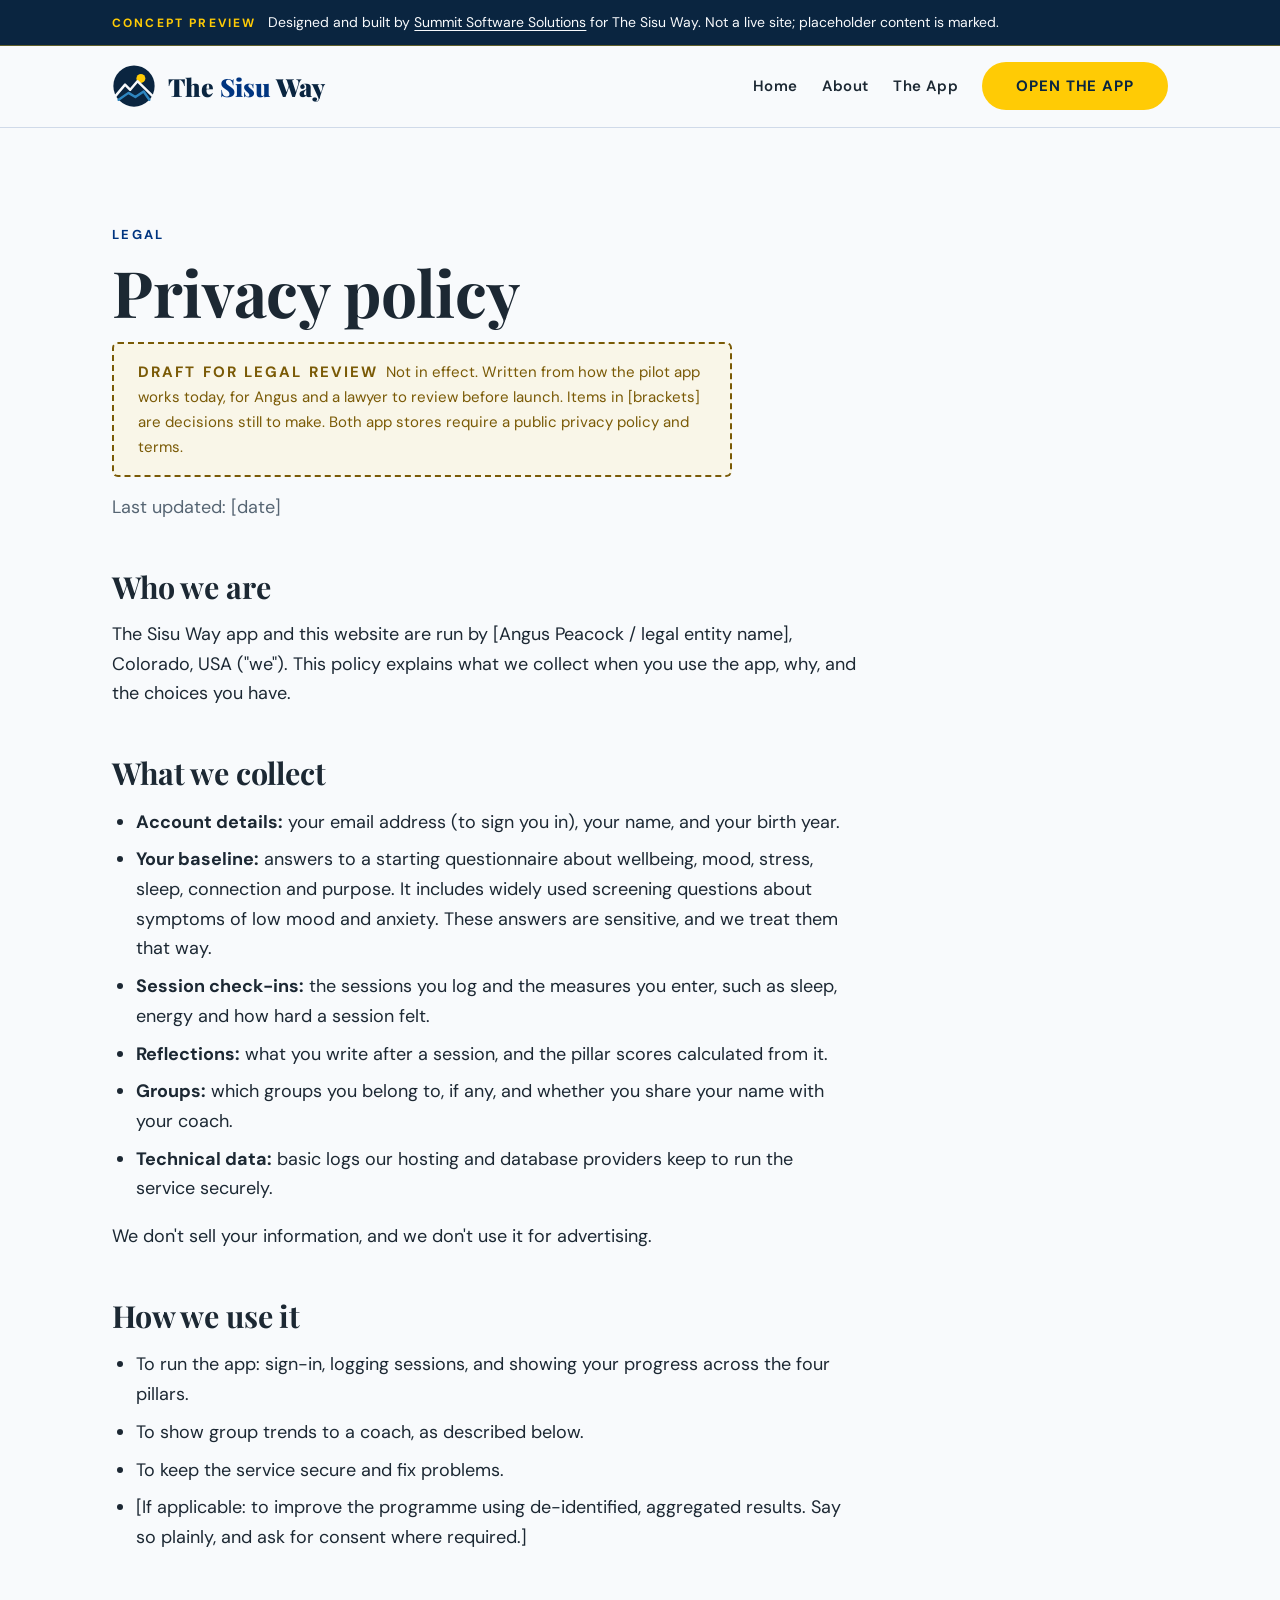
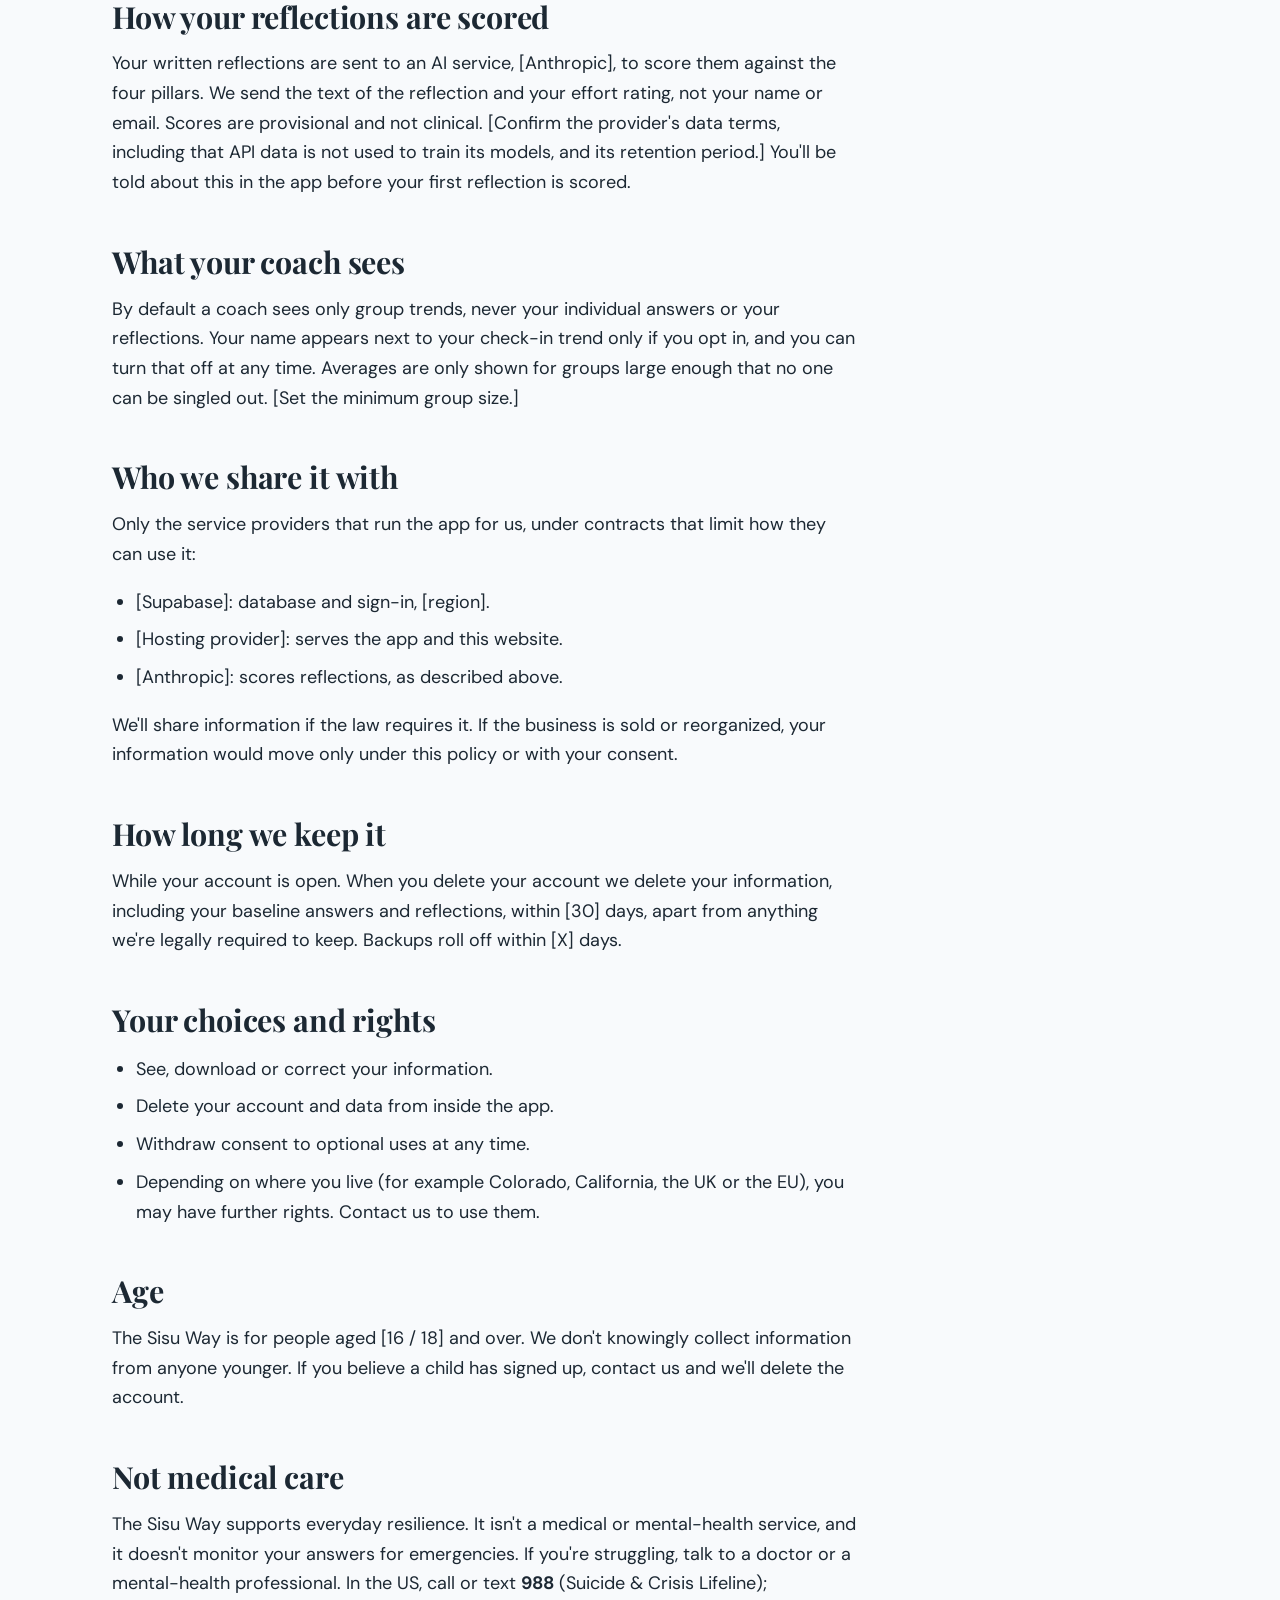
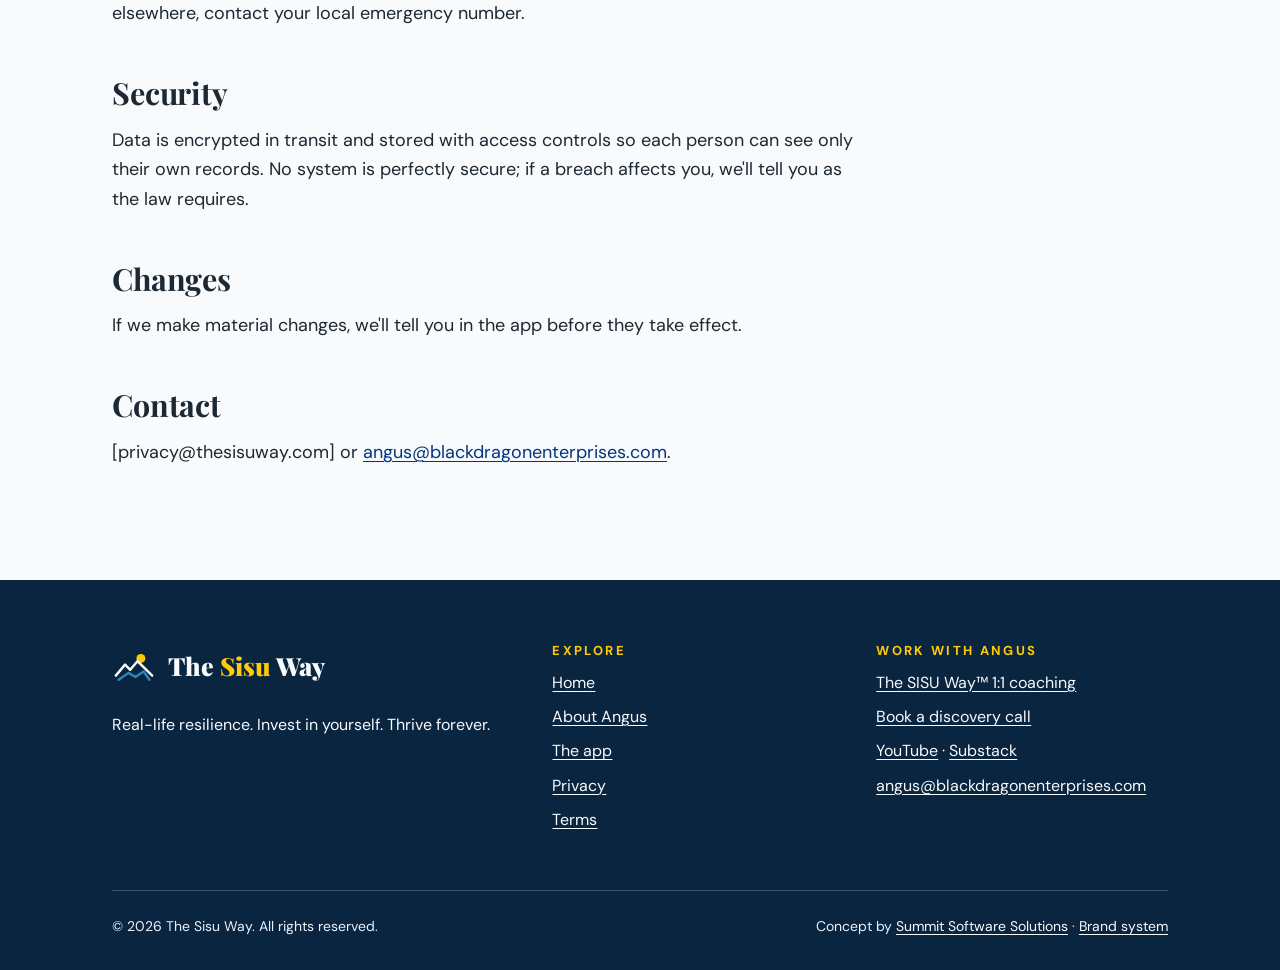
<file: privacy.html>
<!DOCTYPE html>
<html lang="en">
<head>
<meta charset="utf-8">
<meta name="viewport" content="width=device-width, initial-scale=1">
<title>Privacy - The Sisu Way</title>
<meta name="description" content="How The Sisu Way collects, uses and protects your information.">
<link rel="canonical" href="https://ryankolean.github.io/thesisuway/privacy.html">
<meta name="robots" content="noindex, nofollow">
<meta property="og:type" content="website">
<meta property="og:site_name" content="The Sisu Way">
<meta property="og:title" content="Privacy - The Sisu Way">
<meta property="og:description" content="How The Sisu Way collects, uses and protects your information.">
<meta property="og:url" content="https://ryankolean.github.io/thesisuway/privacy.html">
<meta name="theme-color" content="#0A2540">
<meta property="og:image" content="https://ryankolean.github.io/thesisuway/assets/img/og.png">
<meta property="og:image:width" content="1200">
<meta property="og:image:height" content="630">
<meta name="twitter:card" content="summary_large_image">
<link rel="apple-touch-icon" href="assets/img/apple-touch-icon.png">
<link rel="manifest" href="site.webmanifest">
<link rel="icon" href="favicon.svg" type="image/svg+xml">
<link rel="stylesheet" href="assets/css/style.css">
<script src="assets/js/main.js" defer></script>
</head>
<body>
<a class="skip-link" href="#main">Skip to content</a>

<aside class="concept-bar" aria-label="Concept preview notice">
  <div class="container">
    <p><strong>Concept preview</strong>Designed and built by <a href="https://summitsoftwaresolutions.dev/">Summit Software Solutions</a> for The Sisu Way. Not a live site; placeholder content is marked.</p>
  </div>
</aside>

<header class="site-header">
  <div class="container site-header__inner">
    <a class="wordmark" href="index.html" aria-label="The Sisu Way, home"><svg viewBox="0 0 64 64" aria-hidden="true" focusable="false"><circle cx="32" cy="32" r="30" fill="#0A2540"/><circle cx="42" cy="21" r="6.5" fill="#FFCB05"/><path d="M9.6 52 L24 42 L34 48 L46 40 L54.4 52" fill="none" stroke="#2E86C1" stroke-width="3.5" stroke-linejoin="round" stroke-linecap="round"/><path d="M5.5 46 L19 30 L26.5 37.5 L37 25 L58.5 46" fill="none" stroke="#F8FAFC" stroke-width="3.5" stroke-linejoin="round" stroke-linecap="round"/></svg><span class="wordmark__text">The <span>Sisu</span> Way</span></a>
    <nav class="site-nav" aria-label="Main">
      <ul>
        <li><a href="index.html">Home</a></li>
        <li><a href="about.html">About</a></li>
        <li><a href="app.html">The App</a></li>
        <li><a class="btn btn--primary" href="app.html">Open the app</a></li>
      </ul>
    </nav>
  </div>
</header>

<main id="main">
<section>
  <div class="container prose">
    <span class="label">Legal</span>
    <h1>Privacy policy</h1>
    <p class="placeholder"><b>Draft for legal review</b>Not in effect. Written from how the pilot app works today, for Angus and a lawyer to review before launch. Items in [brackets] are decisions still to make. Both app stores require a public privacy policy and terms.</p>
    <p class="mute">Last updated: [date]</p>

    <h2>Who we are</h2>
    <p>The Sisu Way app and this website are run by [Angus Peacock / legal entity name], Colorado, USA ("we"). This policy explains what we collect when you use the app, why, and the choices you have.</p>

    <h2>What we collect</h2>
    <ul>
      <li><strong>Account details:</strong> your email address (to sign you in), your name, and your birth year.</li>
      <li><strong>Your baseline:</strong> answers to a starting questionnaire about wellbeing, mood, stress, sleep, connection and purpose. It includes widely used screening questions about symptoms of low mood and anxiety. These answers are sensitive, and we treat them that way.</li>
      <li><strong>Session check-ins:</strong> the sessions you log and the measures you enter, such as sleep, energy and how hard a session felt.</li>
      <li><strong>Reflections:</strong> what you write after a session, and the pillar scores calculated from it.</li>
      <li><strong>Groups:</strong> which groups you belong to, if any, and whether you share your name with your coach.</li>
      <li><strong>Technical data:</strong> basic logs our hosting and database providers keep to run the service securely.</li>
    </ul>
    <p>We don't sell your information, and we don't use it for advertising.</p>

    <h2>How we use it</h2>
    <ul>
      <li>To run the app: sign-in, logging sessions, and showing your progress across the four pillars.</li>
      <li>To show group trends to a coach, as described below.</li>
      <li>To keep the service secure and fix problems.</li>
      <li>[If applicable: to improve the programme using de-identified, aggregated results. Say so plainly, and ask for consent where required.]</li>
    </ul>

    <h2>How your reflections are scored</h2>
    <p>Your written reflections are sent to an AI service, [Anthropic], to score them against the four pillars. We send the text of the reflection and your effort rating, not your name or email. Scores are provisional and not clinical. [Confirm the provider's data terms, including that API data is not used to train its models, and its retention period.] You'll be told about this in the app before your first reflection is scored.</p>

    <h2>What your coach sees</h2>
    <p>By default a coach sees only group trends, never your individual answers or your reflections. Your name appears next to your check-in trend only if you opt in, and you can turn that off at any time. Averages are only shown for groups large enough that no one can be singled out. [Set the minimum group size.]</p>

    <h2>Who we share it with</h2>
    <p>Only the service providers that run the app for us, under contracts that limit how they can use it:</p>
    <ul>
      <li>[Supabase]: database and sign-in, [region].</li>
      <li>[Hosting provider]: serves the app and this website.</li>
      <li>[Anthropic]: scores reflections, as described above.</li>
    </ul>
    <p>We'll share information if the law requires it. If the business is sold or reorganized, your information would move only under this policy or with your consent.</p>

    <h2>How long we keep it</h2>
    <p>While your account is open. When you delete your account we delete your information, including your baseline answers and reflections, within [30] days, apart from anything we're legally required to keep. Backups roll off within [X] days.</p>

    <h2>Your choices and rights</h2>
    <ul>
      <li>See, download or correct your information.</li>
      <li>Delete your account and data from inside the app.</li>
      <li>Withdraw consent to optional uses at any time.</li>
      <li>Depending on where you live (for example Colorado, California, the UK or the EU), you may have further rights. Contact us to use them.</li>
    </ul>

    <h2>Age</h2>
    <p>The Sisu Way is for people aged [16 / 18] and over. We don't knowingly collect information from anyone younger. If you believe a child has signed up, contact us and we'll delete the account.</p>

    <h2>Not medical care</h2>
    <p>The Sisu Way supports everyday resilience. It isn't a medical or mental-health service, and it doesn't monitor your answers for emergencies. If you're struggling, talk to a doctor or a mental-health professional. In the US, call or text <strong>988</strong> (Suicide &amp; Crisis Lifeline); elsewhere, contact your local emergency number.</p>

    <h2>Security</h2>
    <p>Data is encrypted in transit and stored with access controls so each person can see only their own records. No system is perfectly secure; if a breach affects you, we'll tell you as the law requires.</p>

    <h2>Changes</h2>
    <p>If we make material changes, we'll tell you in the app before they take effect.</p>

    <h2>Contact</h2>
    <p>[privacy@thesisuway.com] or <a href="mailto:angus@blackdragonenterprises.com">angus@blackdragonenterprises.com</a>.</p>
  </div>
</section>
</main>

<footer class="site-footer">
  <div class="container">
    <div class="site-footer__grid">
      <div>
        <a class="wordmark" href="index.html" aria-label="The Sisu Way, home"><svg viewBox="0 0 64 64" aria-hidden="true" focusable="false"><circle cx="32" cy="32" r="30" fill="#0A2540"/><circle cx="42" cy="21" r="6.5" fill="#FFCB05"/><path d="M9.6 52 L24 42 L34 48 L46 40 L54.4 52" fill="none" stroke="#2E86C1" stroke-width="3.5" stroke-linejoin="round" stroke-linecap="round"/><path d="M5.5 46 L19 30 L26.5 37.5 L37 25 L58.5 46" fill="none" stroke="#F8FAFC" stroke-width="3.5" stroke-linejoin="round" stroke-linecap="round"/></svg><span class="wordmark__text">The <span>Sisu</span> Way</span></a>
        <p style="margin-top:var(--s-4)">Real-life resilience. Invest in yourself. Thrive forever.</p>
      </div>
      <div>
        <h2>Explore</h2>
        <ul>
          <li><a href="index.html">Home</a></li>
          <li><a href="about.html">About Angus</a></li>
          <li><a href="app.html">The app</a></li>
          <li><a href="privacy.html">Privacy</a></li>
          <li><a href="terms.html">Terms</a></li>
        </ul>
      </div>
      <div>
        <h2>Work with Angus</h2>
        <ul>
          <li><a href="https://ryankolean.github.io/blackdragonenterprises/services.html">The SISU Way&trade; 1:1 coaching</a></li>
          <li><a href="https://ryankolean.github.io/blackdragonenterprises/contact.html#book">Book a discovery call</a></li>
          <li><a href="https://www.youtube.com/@bytheblackdragon">YouTube</a> &middot; <a href="https://substack.com/@sisublackdragon">Substack</a></li>
          <li><a href="mailto:angus@blackdragonenterprises.com">angus@blackdragonenterprises.com</a></li>
        </ul>
      </div>
    </div>
    <div class="site-footer__base">
      <span>&copy; 2026 The Sisu Way. All rights reserved.</span>
      <span>Concept by <a href="https://summitsoftwaresolutions.dev/">Summit Software Solutions</a> &middot; <a href="specimen.html">Brand system</a></span>
    </div>
  </div>
</footer>
</body>
</html>
</file>
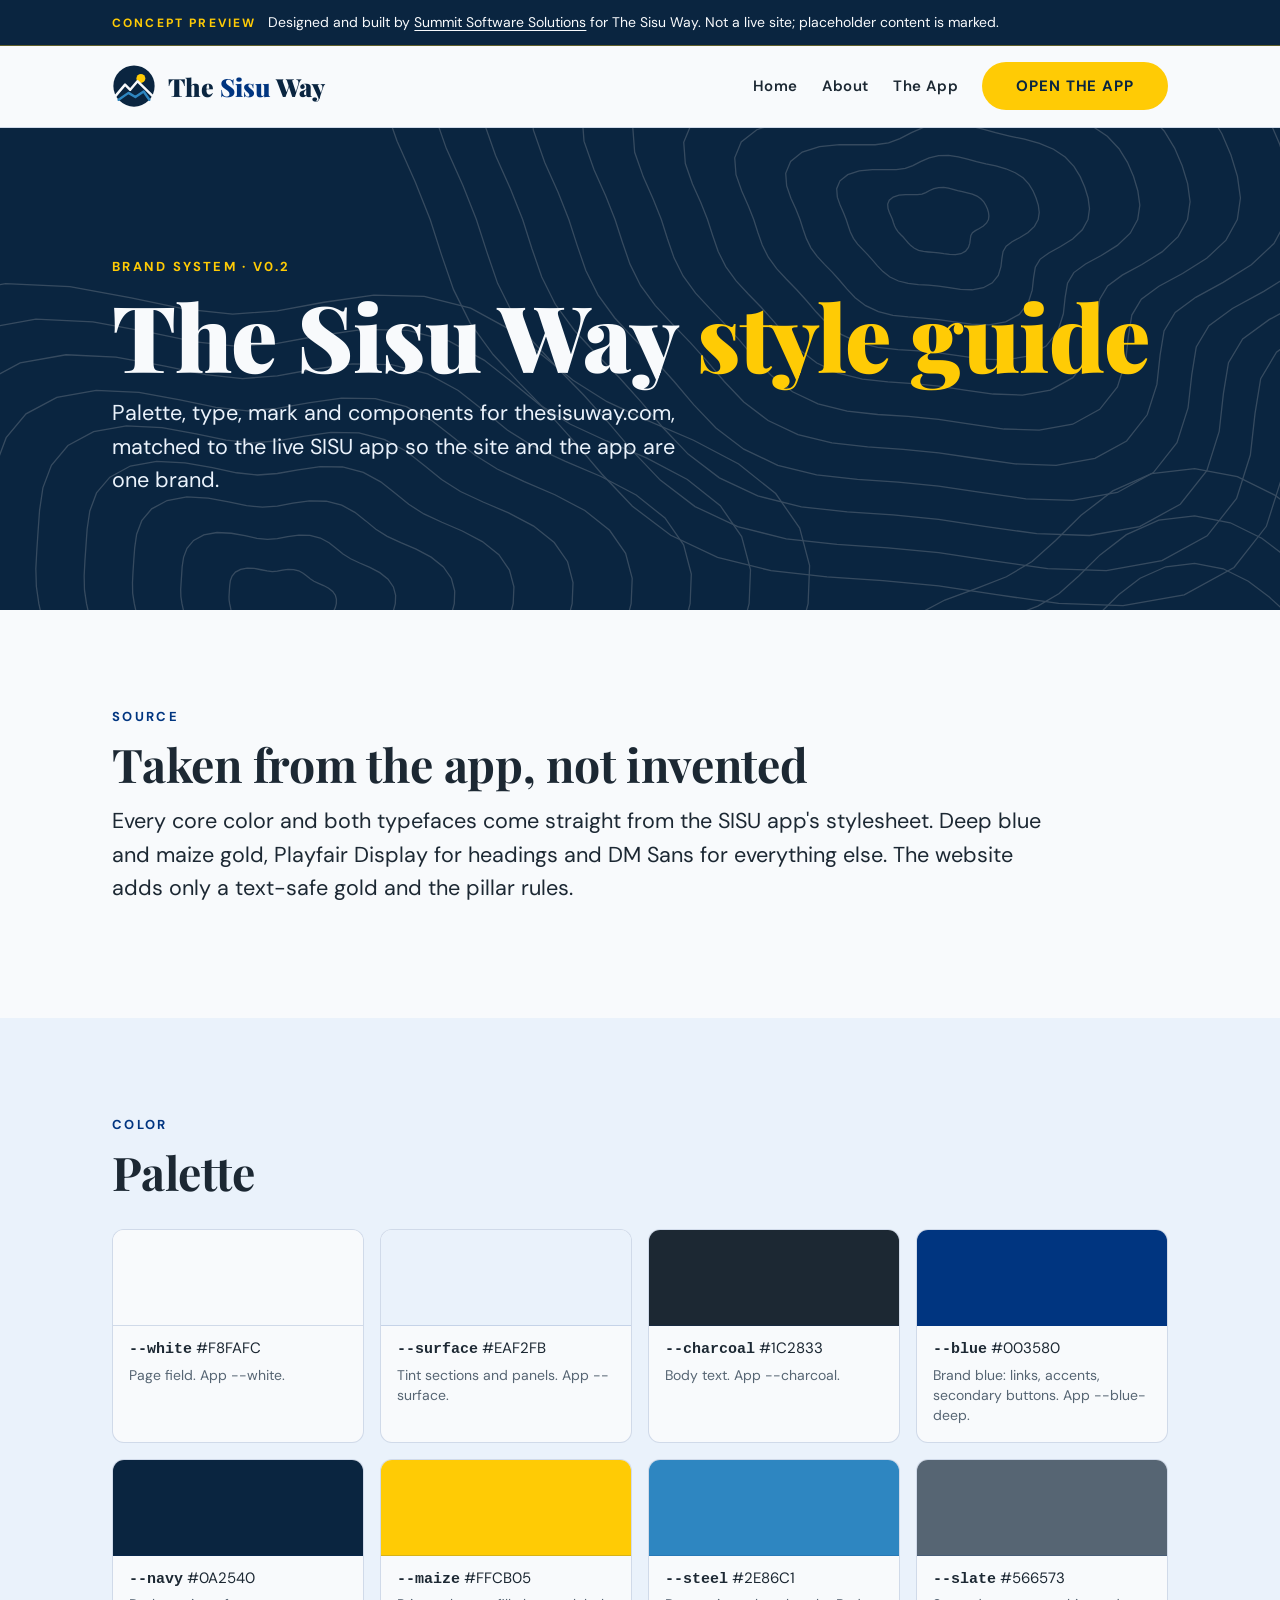
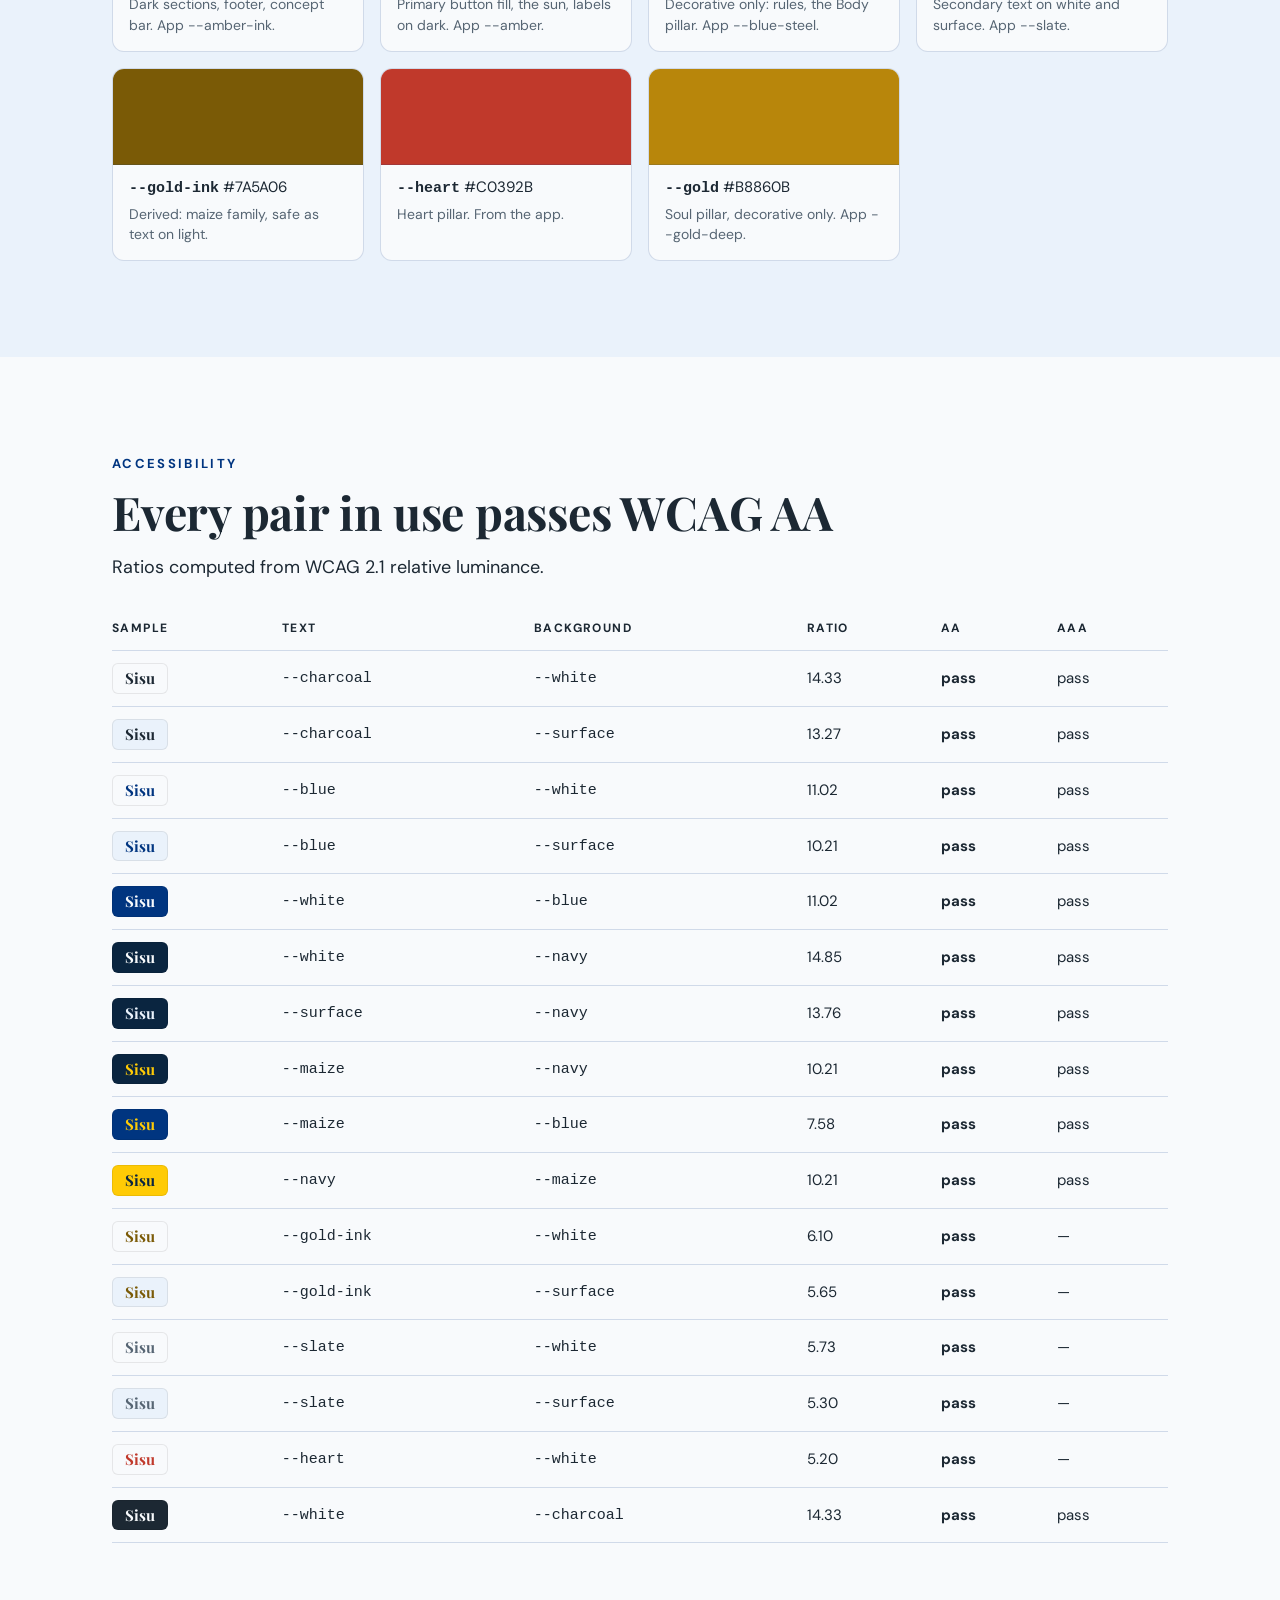
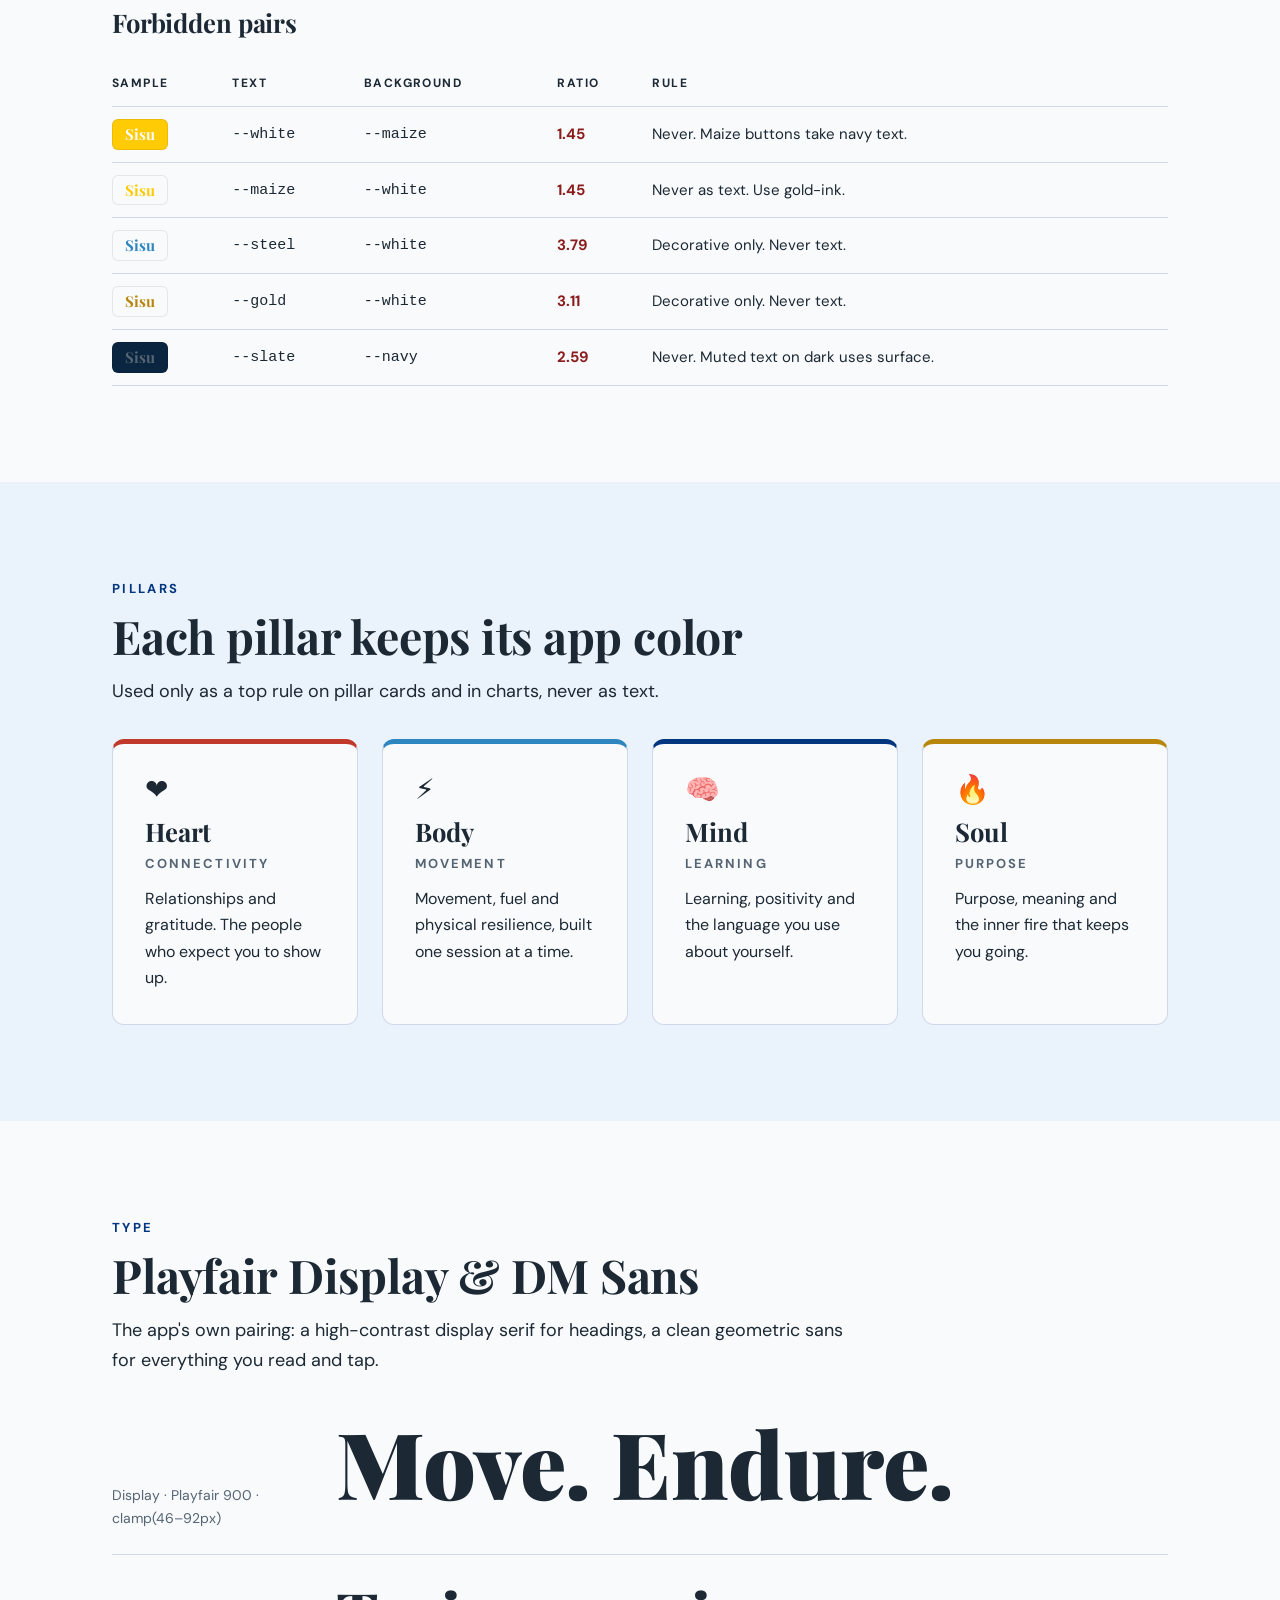
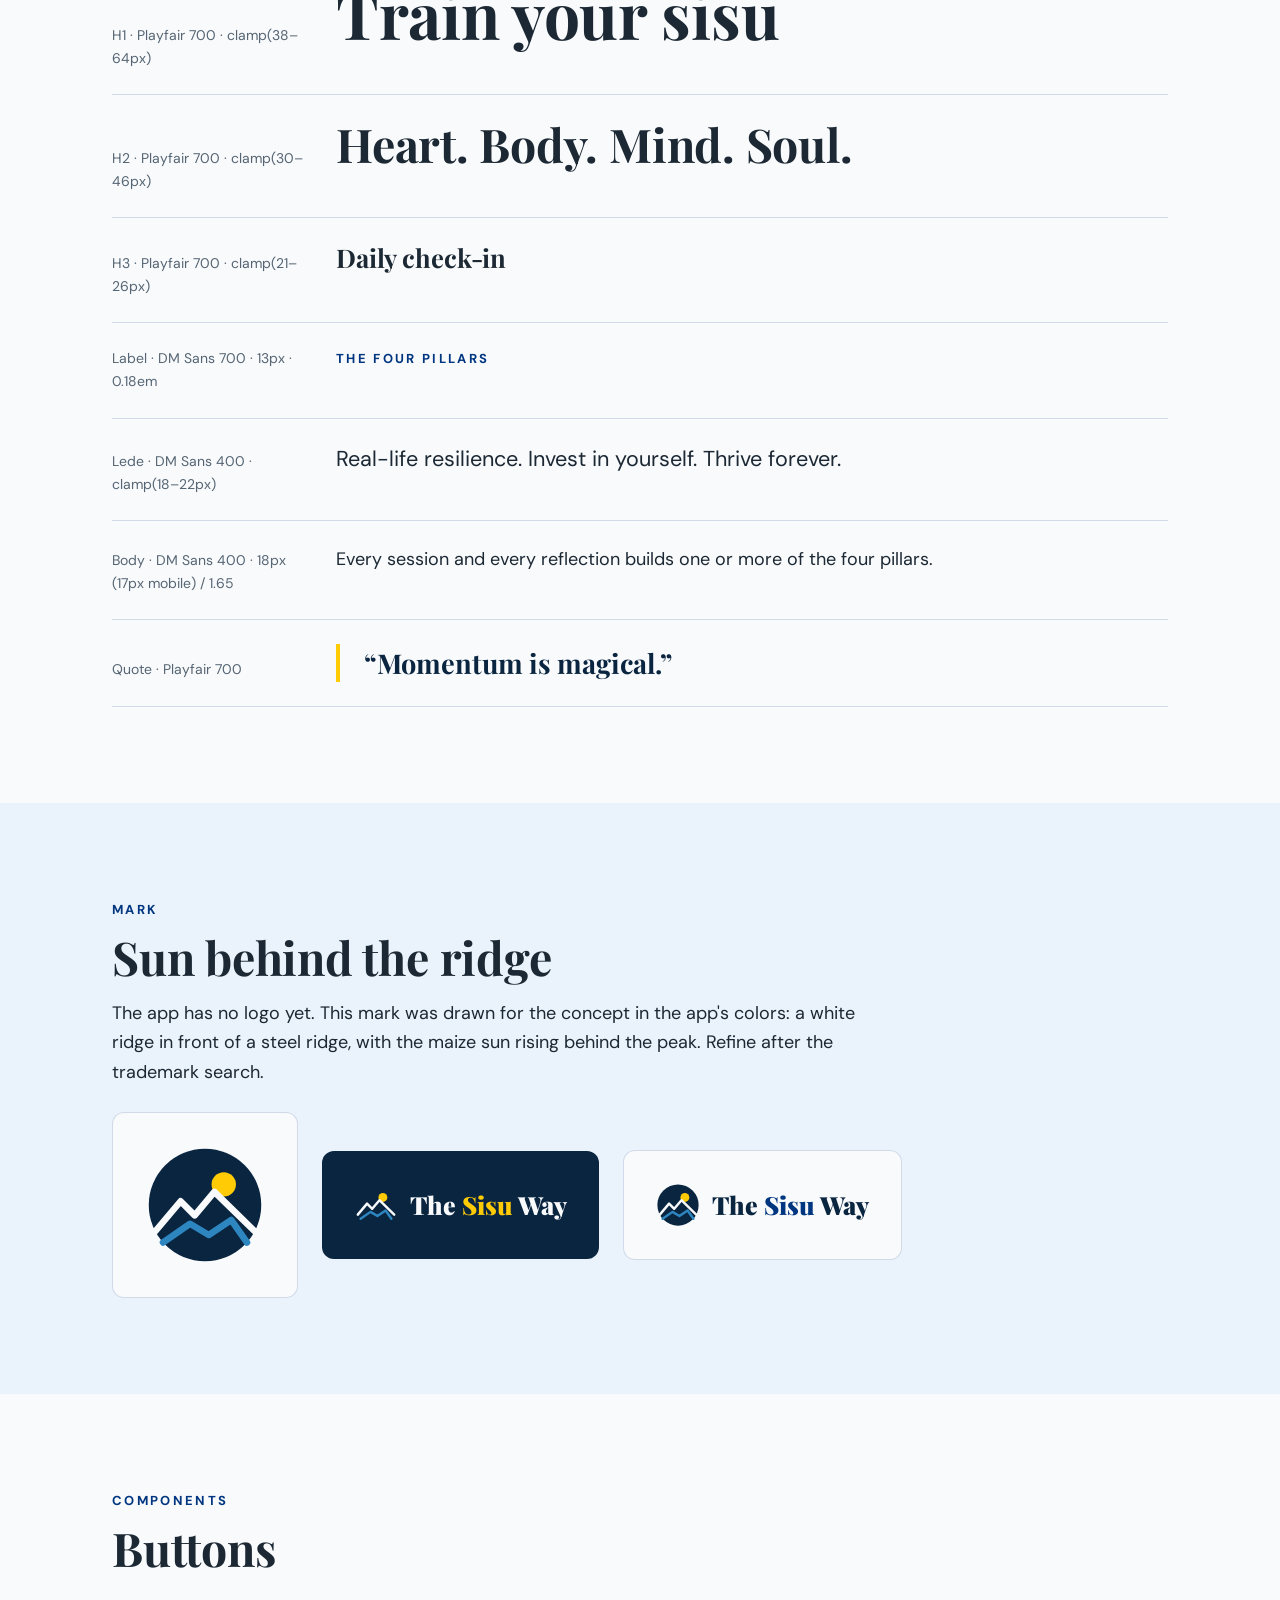
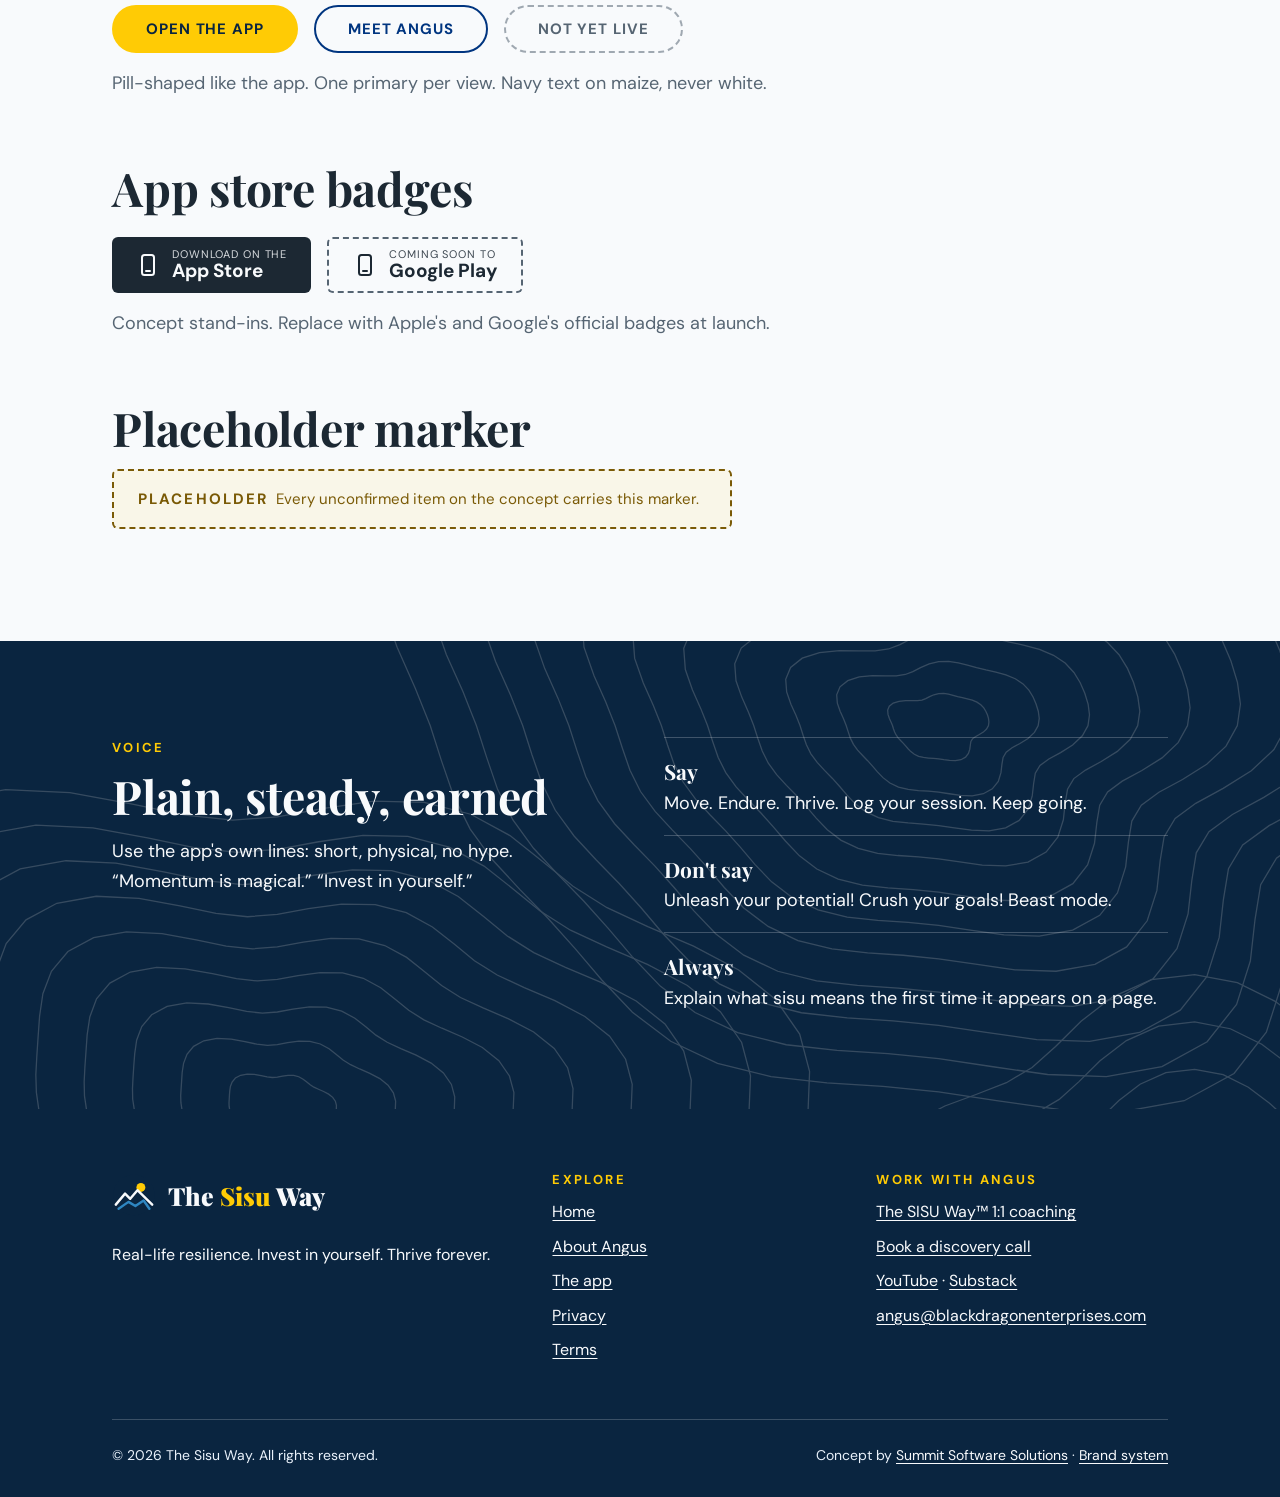
<file: specimen.html>
<!DOCTYPE html>
<html lang="en">
<head>
<meta charset="utf-8">
<meta name="viewport" content="width=device-width, initial-scale=1">
<title>Brand system - The Sisu Way</title>
<meta name="description" content="Palette, typography, mark and components for The Sisu Way, matched to the SISU app.">
<link rel="canonical" href="https://ryankolean.github.io/thesisuway/specimen.html">
<meta name="robots" content="noindex, nofollow">
<meta property="og:type" content="website">
<meta property="og:site_name" content="The Sisu Way">
<meta property="og:title" content="Brand system - The Sisu Way">
<meta property="og:description" content="Palette, typography, mark and components for The Sisu Way, matched to the SISU app.">
<meta property="og:url" content="https://ryankolean.github.io/thesisuway/specimen.html">
<meta name="theme-color" content="#0A2540">
<meta property="og:image" content="https://ryankolean.github.io/thesisuway/assets/img/og.png">
<meta property="og:image:width" content="1200">
<meta property="og:image:height" content="630">
<meta name="twitter:card" content="summary_large_image">
<link rel="apple-touch-icon" href="assets/img/apple-touch-icon.png">
<link rel="manifest" href="site.webmanifest">
<link rel="icon" href="favicon.svg" type="image/svg+xml">
<link rel="stylesheet" href="assets/css/style.css">
<script src="assets/js/main.js" defer></script>
<style>
.swatches{display:grid;gap:var(--s-4);grid-template-columns:repeat(auto-fill,minmax(200px,1fr));margin-top:var(--s-6)}
.sw{border:var(--border-hair);border-radius:var(--radius);overflow:hidden;background:var(--white)}
.sw .chip{height:96px;border-bottom:var(--border-hair)}
.sw .meta{padding:var(--s-3) var(--s-4) var(--s-4);font-size:15px;line-height:1.45}
.sw code{font-weight:700}
.sw .src{display:block;margin-top:var(--s-1);color:var(--slate);font-size:14px}
.table-wrap{overflow-x:auto;margin-top:var(--s-5)}
table{width:100%;border-collapse:collapse;font-size:15px;min-width:560px}
th,td{text-align:left;padding:var(--s-3) var(--s-3) var(--s-3) 0;border-bottom:var(--border-hair);vertical-align:middle}
th{font-weight:700;letter-spacing:.12em;text-transform:uppercase;font-size:12px}
.ratio{font-variant-numeric:tabular-nums}.pass{font-weight:700}.fail{font-weight:700;color:#8A1C1C}
.pairbox{display:inline-block;padding:2px var(--s-3);border-radius:var(--radius-sm);font-family:var(--font-display);font-weight:700;border:1px solid rgba(0,0,0,.08)}
.spec{border-bottom:var(--border-hair);padding:var(--s-5) 0;display:grid;gap:var(--s-2) var(--s-5);grid-template-columns:1fr}
@media (min-width:720px){.spec{grid-template-columns:200px 1fr;align-items:baseline}}
.spec__meta{font-size:14px;color:var(--slate)}
.spec__sample{min-width:0;overflow-wrap:break-word}
.logo-row{display:flex;flex-wrap:wrap;gap:var(--s-5);align-items:center;margin-top:var(--s-5)}
.logo-tile{border-radius:var(--radius);padding:var(--s-6);display:flex;align-items:center;justify-content:center;min-width:180px}
</style>
</head>
<body>
<a class="skip-link" href="#main">Skip to content</a>

<aside class="concept-bar" aria-label="Concept preview notice">
  <div class="container">
    <p><strong>Concept preview</strong>Designed and built by <a href="https://summitsoftwaresolutions.dev/">Summit Software Solutions</a> for The Sisu Way. Not a live site; placeholder content is marked.</p>
  </div>
</aside>

<header class="site-header">
  <div class="container site-header__inner">
    <a class="wordmark" href="index.html" aria-label="The Sisu Way, home"><svg viewBox="0 0 64 64" aria-hidden="true" focusable="false"><circle cx="32" cy="32" r="30" fill="#0A2540"/><circle cx="42" cy="21" r="6.5" fill="#FFCB05"/><path d="M9.6 52 L24 42 L34 48 L46 40 L54.4 52" fill="none" stroke="#2E86C1" stroke-width="3.5" stroke-linejoin="round" stroke-linecap="round"/><path d="M5.5 46 L19 30 L26.5 37.5 L37 25 L58.5 46" fill="none" stroke="#F8FAFC" stroke-width="3.5" stroke-linejoin="round" stroke-linecap="round"/></svg><span class="wordmark__text">The <span>Sisu</span> Way</span></a>
    <nav class="site-nav" aria-label="Main">
      <ul>
        <li><a href="index.html">Home</a></li>
        <li><a href="about.html">About</a></li>
        <li><a href="app.html">The App</a></li>
        <li><a class="btn btn--primary" href="app.html">Open the app</a></li>
      </ul>
    </nav>
  </div>
</header>

<main id="main">
<section class="hero dark contours">
  <div class="container">
    <span class="label">Brand system &middot; v0.2</span>
    <h1 class="display">The Sisu Way <span>style guide</span></h1>
    <p class="lede">Palette, type, mark and components for thesisuway.com, matched to the live SISU app so the site and the app are one brand.</p>
  </div>
</section>
<section>
  <div class="container">
    <span class="label">Source</span>
    <h2>Taken from the app, not invented</h2>
    <p class="lede">Every core color and both typefaces come straight from the SISU app's stylesheet. Deep blue and maize gold, Playfair Display for headings and DM Sans for everything else. The website adds only a text-safe gold and the pillar rules.</p>
  </div>
</section>
<section class="tint"><div class="container"><span class="label">Color</span><h2>Palette</h2><div class="swatches"><div class="sw"><div class="chip" style="background:#F8FAFC"></div><div class="meta"><code>--white</code> #F8FAFC<span class="src">Page field. App --white.</span></div></div><div class="sw"><div class="chip" style="background:#EAF2FB"></div><div class="meta"><code>--surface</code> #EAF2FB<span class="src">Tint sections and panels. App --surface.</span></div></div><div class="sw"><div class="chip" style="background:#1C2833"></div><div class="meta"><code>--charcoal</code> #1C2833<span class="src">Body text. App --charcoal.</span></div></div><div class="sw"><div class="chip" style="background:#003580"></div><div class="meta"><code>--blue</code> #003580<span class="src">Brand blue: links, accents, secondary buttons. App --blue-deep.</span></div></div><div class="sw"><div class="chip" style="background:#0A2540"></div><div class="meta"><code>--navy</code> #0A2540<span class="src">Dark sections, footer, concept bar. App --amber-ink.</span></div></div><div class="sw"><div class="chip" style="background:#FFCB05"></div><div class="meta"><code>--maize</code> #FFCB05<span class="src">Primary button fill, the sun, labels on dark. App --amber.</span></div></div><div class="sw"><div class="chip" style="background:#2E86C1"></div><div class="meta"><code>--steel</code> #2E86C1<span class="src">Decorative only: rules, the Body pillar. App --blue-steel.</span></div></div><div class="sw"><div class="chip" style="background:#566573"></div><div class="meta"><code>--slate</code> #566573<span class="src">Secondary text on white and surface. App --slate.</span></div></div><div class="sw"><div class="chip" style="background:#7A5A06"></div><div class="meta"><code>--gold-ink</code> #7A5A06<span class="src">Derived: maize family, safe as text on light.</span></div></div><div class="sw"><div class="chip" style="background:#C0392B"></div><div class="meta"><code>--heart</code> #C0392B<span class="src">Heart pillar. From the app.</span></div></div><div class="sw"><div class="chip" style="background:#B8860B"></div><div class="meta"><code>--gold</code> #B8860B<span class="src">Soul pillar, decorative only. App --gold-deep.</span></div></div></div></div></section>
<section><div class="container"><span class="label">Accessibility</span><h2>Every pair in use passes WCAG AA</h2><p>Ratios computed from WCAG 2.1 relative luminance.</p>
<div class="table-wrap"><table><thead><tr><th>Sample</th><th>Text</th><th>Background</th><th>Ratio</th><th>AA</th><th>AAA</th></tr></thead><tbody><tr><td><span class="pairbox" style="color:#1C2833;background:#F8FAFC">Sisu</span></td><td><code>--charcoal</code></td><td><code>--white</code></td><td class='ratio'>14.33</td><td class='pass'>pass</td><td>pass</td></tr><tr><td><span class="pairbox" style="color:#1C2833;background:#EAF2FB">Sisu</span></td><td><code>--charcoal</code></td><td><code>--surface</code></td><td class='ratio'>13.27</td><td class='pass'>pass</td><td>pass</td></tr><tr><td><span class="pairbox" style="color:#003580;background:#F8FAFC">Sisu</span></td><td><code>--blue</code></td><td><code>--white</code></td><td class='ratio'>11.02</td><td class='pass'>pass</td><td>pass</td></tr><tr><td><span class="pairbox" style="color:#003580;background:#EAF2FB">Sisu</span></td><td><code>--blue</code></td><td><code>--surface</code></td><td class='ratio'>10.21</td><td class='pass'>pass</td><td>pass</td></tr><tr><td><span class="pairbox" style="color:#F8FAFC;background:#003580">Sisu</span></td><td><code>--white</code></td><td><code>--blue</code></td><td class='ratio'>11.02</td><td class='pass'>pass</td><td>pass</td></tr><tr><td><span class="pairbox" style="color:#F8FAFC;background:#0A2540">Sisu</span></td><td><code>--white</code></td><td><code>--navy</code></td><td class='ratio'>14.85</td><td class='pass'>pass</td><td>pass</td></tr><tr><td><span class="pairbox" style="color:#EAF2FB;background:#0A2540">Sisu</span></td><td><code>--surface</code></td><td><code>--navy</code></td><td class='ratio'>13.76</td><td class='pass'>pass</td><td>pass</td></tr><tr><td><span class="pairbox" style="color:#FFCB05;background:#0A2540">Sisu</span></td><td><code>--maize</code></td><td><code>--navy</code></td><td class='ratio'>10.21</td><td class='pass'>pass</td><td>pass</td></tr><tr><td><span class="pairbox" style="color:#FFCB05;background:#003580">Sisu</span></td><td><code>--maize</code></td><td><code>--blue</code></td><td class='ratio'>7.58</td><td class='pass'>pass</td><td>pass</td></tr><tr><td><span class="pairbox" style="color:#0A2540;background:#FFCB05">Sisu</span></td><td><code>--navy</code></td><td><code>--maize</code></td><td class='ratio'>10.21</td><td class='pass'>pass</td><td>pass</td></tr><tr><td><span class="pairbox" style="color:#7A5A06;background:#F8FAFC">Sisu</span></td><td><code>--gold-ink</code></td><td><code>--white</code></td><td class='ratio'>6.10</td><td class='pass'>pass</td><td>&mdash;</td></tr><tr><td><span class="pairbox" style="color:#7A5A06;background:#EAF2FB">Sisu</span></td><td><code>--gold-ink</code></td><td><code>--surface</code></td><td class='ratio'>5.65</td><td class='pass'>pass</td><td>&mdash;</td></tr><tr><td><span class="pairbox" style="color:#566573;background:#F8FAFC">Sisu</span></td><td><code>--slate</code></td><td><code>--white</code></td><td class='ratio'>5.73</td><td class='pass'>pass</td><td>&mdash;</td></tr><tr><td><span class="pairbox" style="color:#566573;background:#EAF2FB">Sisu</span></td><td><code>--slate</code></td><td><code>--surface</code></td><td class='ratio'>5.30</td><td class='pass'>pass</td><td>&mdash;</td></tr><tr><td><span class="pairbox" style="color:#C0392B;background:#F8FAFC">Sisu</span></td><td><code>--heart</code></td><td><code>--white</code></td><td class='ratio'>5.20</td><td class='pass'>pass</td><td>&mdash;</td></tr><tr><td><span class="pairbox" style="color:#F8FAFC;background:#1C2833">Sisu</span></td><td><code>--white</code></td><td><code>--charcoal</code></td><td class='ratio'>14.33</td><td class='pass'>pass</td><td>pass</td></tr></tbody></table></div>
<h3 style="margin-top:var(--s-8)">Forbidden pairs</h3>
<div class="table-wrap"><table><thead><tr><th>Sample</th><th>Text</th><th>Background</th><th>Ratio</th><th>Rule</th></tr></thead><tbody><tr><td><span class="pairbox" style="color:#F8FAFC;background:#FFCB05">Sisu</span></td><td><code>--white</code></td><td><code>--maize</code></td><td class='ratio fail'>1.45</td><td>Never. Maize buttons take navy text.</td></tr><tr><td><span class="pairbox" style="color:#FFCB05;background:#F8FAFC">Sisu</span></td><td><code>--maize</code></td><td><code>--white</code></td><td class='ratio fail'>1.45</td><td>Never as text. Use gold-ink.</td></tr><tr><td><span class="pairbox" style="color:#2E86C1;background:#F8FAFC">Sisu</span></td><td><code>--steel</code></td><td><code>--white</code></td><td class='ratio fail'>3.79</td><td>Decorative only. Never text.</td></tr><tr><td><span class="pairbox" style="color:#B8860B;background:#F8FAFC">Sisu</span></td><td><code>--gold</code></td><td><code>--white</code></td><td class='ratio fail'>3.11</td><td>Decorative only. Never text.</td></tr><tr><td><span class="pairbox" style="color:#566573;background:#0A2540">Sisu</span></td><td><code>--slate</code></td><td><code>--navy</code></td><td class='ratio fail'>2.59</td><td>Never. Muted text on dark uses surface.</td></tr></tbody></table></div></div></section>
<section class="tint"><div class="container"><span class="label">Pillars</span><h2>Each pillar keeps its app color</h2><p>Used only as a top rule on pillar cards and in charts, never as text.</p>
    <div class="grid grid--4" style="margin-top:var(--s-6)">
      <article class="card pillar pillar--heart"><span class="pillar__emoji" aria-hidden="true">&#10084;&#65039;</span><h3>Heart</h3><span class="pillar__sub">Connectivity</span><p>Relationships and gratitude. The people who expect you to show up.</p></article>
      <article class="card pillar pillar--body"><span class="pillar__emoji" aria-hidden="true">&#9889;</span><h3>Body</h3><span class="pillar__sub">Movement</span><p>Movement, fuel and physical resilience, built one session at a time.</p></article>
      <article class="card pillar pillar--mind"><span class="pillar__emoji" aria-hidden="true">&#129504;</span><h3>Mind</h3><span class="pillar__sub">Learning</span><p>Learning, positivity and the language you use about yourself.</p></article>
      <article class="card pillar pillar--soul"><span class="pillar__emoji" aria-hidden="true">&#128293;</span><h3>Soul</h3><span class="pillar__sub">Purpose</span><p>Purpose, meaning and the inner fire that keeps you going.</p></article>
    </div></div></section>
<section><div class="container"><span class="label">Type</span><h2>Playfair Display &amp; DM Sans</h2><p>The app's own pairing: a high-contrast display serif for headings, a clean geometric sans for everything you read and tap.</p>
<div class="spec"><div class="spec__meta">Display &middot; Playfair 900 &middot; clamp(46&ndash;92px)</div><div class="spec__sample display" style="margin:0">Move. Endure.</div></div>
<div class="spec"><div class="spec__meta">H1 &middot; Playfair 700 &middot; clamp(38&ndash;64px)</div><div class="spec__sample"><h1 style="margin:0">Train your sisu</h1></div></div>
<div class="spec"><div class="spec__meta">H2 &middot; Playfair 700 &middot; clamp(30&ndash;46px)</div><div class="spec__sample"><h2 style="margin:0">Heart. Body. Mind. Soul.</h2></div></div>
<div class="spec"><div class="spec__meta">H3 &middot; Playfair 700 &middot; clamp(21&ndash;26px)</div><div class="spec__sample"><h3 style="margin:0">Daily check-in</h3></div></div>
<div class="spec"><div class="spec__meta">Label &middot; DM Sans 700 &middot; 13px &middot; 0.18em</div><div class="spec__sample"><span class="label" style="margin:0">The four pillars</span></div></div>
<div class="spec"><div class="spec__meta">Lede &middot; DM Sans 400 &middot; clamp(18&ndash;22px)</div><div class="spec__sample"><p class="lede" style="margin:0">Real-life resilience. Invest in yourself. Thrive forever.</p></div></div>
<div class="spec"><div class="spec__meta">Body &middot; DM Sans 400 &middot; 18px (17px mobile) / 1.65</div><div class="spec__sample"><p style="margin:0">Every session and every reflection builds one or more of the four pillars.</p></div></div>
<div class="spec"><div class="spec__meta">Quote &middot; Playfair 700</div><div class="spec__sample"><blockquote class="definition" style="margin:0">&ldquo;Momentum is magical.&rdquo;</blockquote></div></div></div></section>
<section class="tint"><div class="container"><span class="label">Mark</span><h2>Sun behind the ridge</h2><p>The app has no logo yet. This mark was drawn for the concept in the app's colors: a white ridge in front of a steel ridge, with the maize sun rising behind the peak. Refine after the trademark search.</p>
<div class="logo-row"><div class="logo-tile" style="background:var(--white);border:var(--border-hair)"><img src="assets/img/mark.svg" alt="The Sisu Way mark" width="120" height="120"></div>
<div class="logo-tile" style="background:var(--navy)"><span class="wordmark" style="color:var(--white)"><svg viewBox="0 0 64 64" aria-hidden="true" focusable="false"><circle cx="32" cy="32" r="30" fill="#0A2540"/><circle cx="42" cy="21" r="6.5" fill="#FFCB05"/><path d="M9.6 52 L24 42 L34 48 L46 40 L54.4 52" fill="none" stroke="#2E86C1" stroke-width="3.5" stroke-linejoin="round" stroke-linecap="round"/><path d="M5.5 46 L19 30 L26.5 37.5 L37 25 L58.5 46" fill="none" stroke="#F8FAFC" stroke-width="3.5" stroke-linejoin="round" stroke-linecap="round"/></svg><span class="wordmark__text">The <span style="color:var(--maize)">Sisu</span> Way</span></span></div>
<div class="logo-tile" style="background:var(--white);border:var(--border-hair)"><span class="wordmark"><svg viewBox="0 0 64 64" aria-hidden="true" focusable="false"><circle cx="32" cy="32" r="30" fill="#0A2540"/><circle cx="42" cy="21" r="6.5" fill="#FFCB05"/><path d="M9.6 52 L24 42 L34 48 L46 40 L54.4 52" fill="none" stroke="#2E86C1" stroke-width="3.5" stroke-linejoin="round" stroke-linecap="round"/><path d="M5.5 46 L19 30 L26.5 37.5 L37 25 L58.5 46" fill="none" stroke="#F8FAFC" stroke-width="3.5" stroke-linejoin="round" stroke-linecap="round"/></svg><span class="wordmark__text">The <span>Sisu</span> Way</span></span></div></div></div></section>
<section><div class="container"><span class="label">Components</span><h2>Buttons</h2>
<div class="btnrow"><a class="btn btn--primary" href="#">Open the app</a><a class="btn btn--secondary" href="#">Meet Angus</a><a class="btn" href="#" aria-disabled="true">Not yet live</a></div>
<p class="mute" style="margin-top:var(--s-4)">Pill-shaped like the app. One primary per view. Navy text on maize, never white.</p>
<h2 style="margin-top:var(--s-8)">App store badges</h2>
<div class="store-badges"><a class="store-badge" href="#"><svg viewBox="0 0 24 24" aria-hidden="true" focusable="false"><rect x="6" y="2" width="12" height="20" rx="2.5" fill="none" stroke="currentColor" stroke-width="2"/><path d="M10 18h4" stroke="currentColor" stroke-width="2" stroke-linecap="round"/></svg><span><small>Download on the</small><strong>App Store</strong></span></a><a class="store-badge" href="#" aria-disabled="true"><svg viewBox="0 0 24 24" aria-hidden="true" focusable="false"><rect x="6" y="2" width="12" height="20" rx="2.5" fill="none" stroke="currentColor" stroke-width="2"/><path d="M10 18h4" stroke="currentColor" stroke-width="2" stroke-linecap="round"/></svg><span><small>Coming soon to</small><strong>Google Play</strong></span></a></div>
<p class="mute" style="margin-top:var(--s-4)">Concept stand-ins. Replace with Apple's and Google's official badges at launch.</p>
<h2 style="margin-top:var(--s-8)">Placeholder marker</h2><p class="placeholder"><b>Placeholder</b>Every unconfirmed item on the concept carries this marker.</p></div></section>
<section class="dark contours"><div class="container split"><div><span class="label">Voice</span><h2>Plain, steady, earned</h2><p>Use the app's own lines: short, physical, no hype. &ldquo;Momentum is magical.&rdquo; &ldquo;Invest in yourself.&rdquo;</p></div>
<ul class="facts"><li><b>Say</b>Move. Endure. Thrive. Log your session. Keep going.</li><li><b>Don't say</b>Unleash your potential! Crush your goals! Beast mode.</li><li><b>Always</b>Explain what sisu means the first time it appears on a page.</li></ul></div></section>
</main>

<footer class="site-footer">
  <div class="container">
    <div class="site-footer__grid">
      <div>
        <a class="wordmark" href="index.html" aria-label="The Sisu Way, home"><svg viewBox="0 0 64 64" aria-hidden="true" focusable="false"><circle cx="32" cy="32" r="30" fill="#0A2540"/><circle cx="42" cy="21" r="6.5" fill="#FFCB05"/><path d="M9.6 52 L24 42 L34 48 L46 40 L54.4 52" fill="none" stroke="#2E86C1" stroke-width="3.5" stroke-linejoin="round" stroke-linecap="round"/><path d="M5.5 46 L19 30 L26.5 37.5 L37 25 L58.5 46" fill="none" stroke="#F8FAFC" stroke-width="3.5" stroke-linejoin="round" stroke-linecap="round"/></svg><span class="wordmark__text">The <span>Sisu</span> Way</span></a>
        <p style="margin-top:var(--s-4)">Real-life resilience. Invest in yourself. Thrive forever.</p>
      </div>
      <div>
        <h2>Explore</h2>
        <ul>
          <li><a href="index.html">Home</a></li>
          <li><a href="about.html">About Angus</a></li>
          <li><a href="app.html">The app</a></li>
          <li><a href="privacy.html">Privacy</a></li>
          <li><a href="terms.html">Terms</a></li>
        </ul>
      </div>
      <div>
        <h2>Work with Angus</h2>
        <ul>
          <li><a href="https://ryankolean.github.io/blackdragonenterprises/services.html">The SISU Way&trade; 1:1 coaching</a></li>
          <li><a href="https://ryankolean.github.io/blackdragonenterprises/contact.html#book">Book a discovery call</a></li>
          <li><a href="https://www.youtube.com/@bytheblackdragon">YouTube</a> &middot; <a href="https://substack.com/@sisublackdragon">Substack</a></li>
          <li><a href="mailto:angus@blackdragonenterprises.com">angus@blackdragonenterprises.com</a></li>
        </ul>
      </div>
    </div>
    <div class="site-footer__base">
      <span>&copy; 2026 The Sisu Way. All rights reserved.</span>
      <span>Concept by <a href="https://summitsoftwaresolutions.dev/">Summit Software Solutions</a> &middot; <a href="specimen.html">Brand system</a></span>
    </div>
  </div>
</footer>
</body>
</html>
</file>
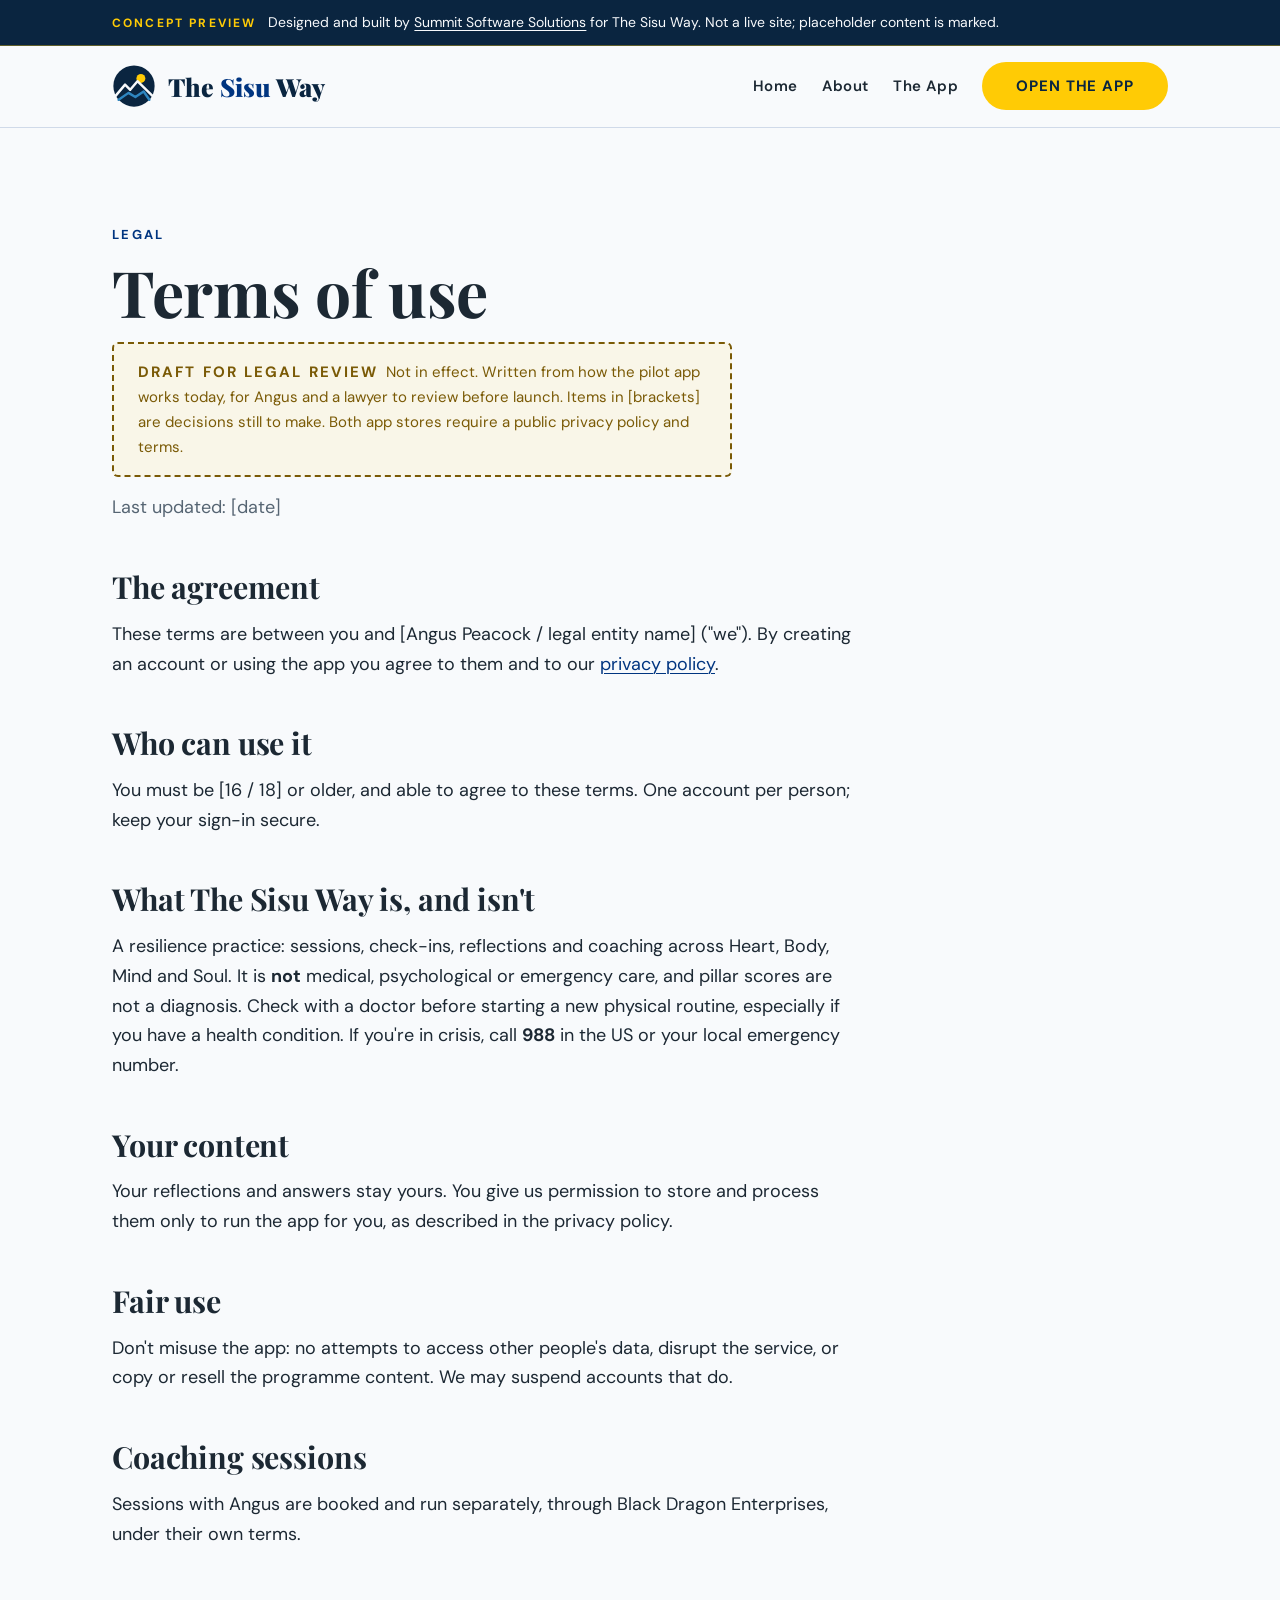
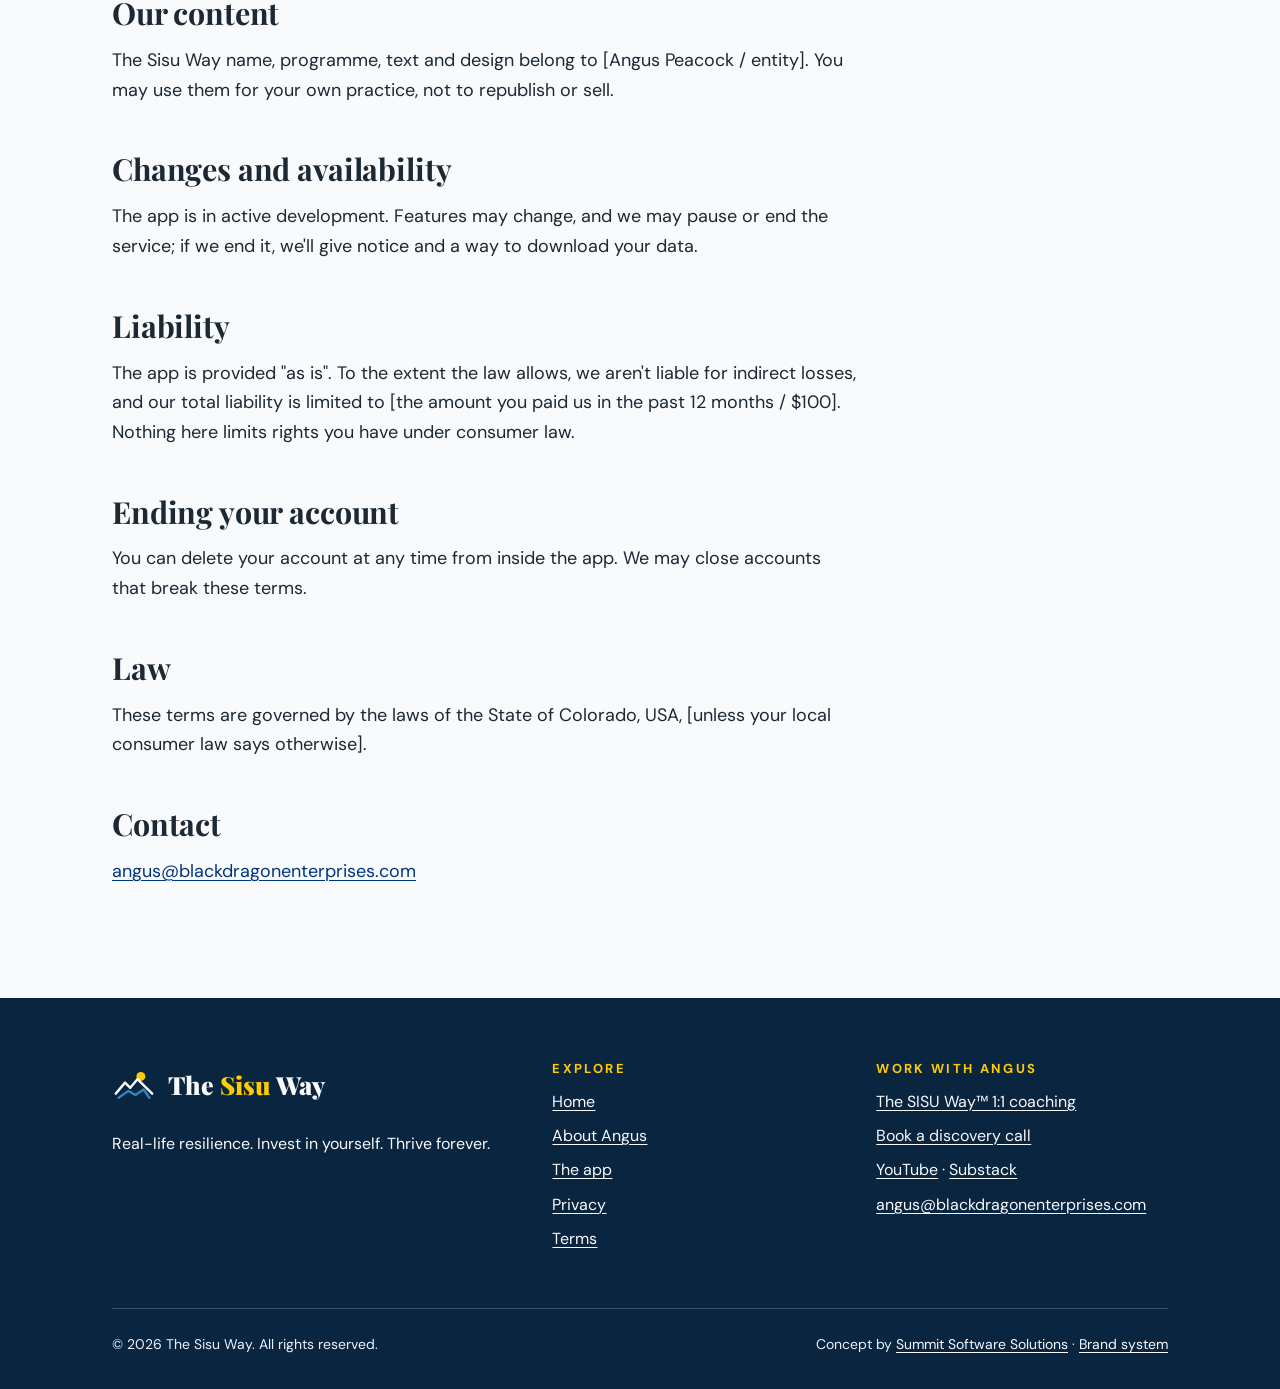
<file: terms.html>
<!DOCTYPE html>
<html lang="en">
<head>
<meta charset="utf-8">
<meta name="viewport" content="width=device-width, initial-scale=1">
<title>Terms of use - The Sisu Way</title>
<meta name="description" content="The terms for using The Sisu Way app and website.">
<link rel="canonical" href="https://ryankolean.github.io/thesisuway/terms.html">
<meta name="robots" content="noindex, nofollow">
<meta property="og:type" content="website">
<meta property="og:site_name" content="The Sisu Way">
<meta property="og:title" content="Terms of use - The Sisu Way">
<meta property="og:description" content="The terms for using The Sisu Way app and website.">
<meta property="og:url" content="https://ryankolean.github.io/thesisuway/terms.html">
<meta name="theme-color" content="#0A2540">
<meta property="og:image" content="https://ryankolean.github.io/thesisuway/assets/img/og.png">
<meta property="og:image:width" content="1200">
<meta property="og:image:height" content="630">
<meta name="twitter:card" content="summary_large_image">
<link rel="apple-touch-icon" href="assets/img/apple-touch-icon.png">
<link rel="manifest" href="site.webmanifest">
<link rel="icon" href="favicon.svg" type="image/svg+xml">
<link rel="stylesheet" href="assets/css/style.css">
<script src="assets/js/main.js" defer></script>
</head>
<body>
<a class="skip-link" href="#main">Skip to content</a>

<aside class="concept-bar" aria-label="Concept preview notice">
  <div class="container">
    <p><strong>Concept preview</strong>Designed and built by <a href="https://summitsoftwaresolutions.dev/">Summit Software Solutions</a> for The Sisu Way. Not a live site; placeholder content is marked.</p>
  </div>
</aside>

<header class="site-header">
  <div class="container site-header__inner">
    <a class="wordmark" href="index.html" aria-label="The Sisu Way, home"><svg viewBox="0 0 64 64" aria-hidden="true" focusable="false"><circle cx="32" cy="32" r="30" fill="#0A2540"/><circle cx="42" cy="21" r="6.5" fill="#FFCB05"/><path d="M9.6 52 L24 42 L34 48 L46 40 L54.4 52" fill="none" stroke="#2E86C1" stroke-width="3.5" stroke-linejoin="round" stroke-linecap="round"/><path d="M5.5 46 L19 30 L26.5 37.5 L37 25 L58.5 46" fill="none" stroke="#F8FAFC" stroke-width="3.5" stroke-linejoin="round" stroke-linecap="round"/></svg><span class="wordmark__text">The <span>Sisu</span> Way</span></a>
    <nav class="site-nav" aria-label="Main">
      <ul>
        <li><a href="index.html">Home</a></li>
        <li><a href="about.html">About</a></li>
        <li><a href="app.html">The App</a></li>
        <li><a class="btn btn--primary" href="app.html">Open the app</a></li>
      </ul>
    </nav>
  </div>
</header>

<main id="main">
<section>
  <div class="container prose">
    <span class="label">Legal</span>
    <h1>Terms of use</h1>
    <p class="placeholder"><b>Draft for legal review</b>Not in effect. Written from how the pilot app works today, for Angus and a lawyer to review before launch. Items in [brackets] are decisions still to make. Both app stores require a public privacy policy and terms.</p>
    <p class="mute">Last updated: [date]</p>

    <h2>The agreement</h2>
    <p>These terms are between you and [Angus Peacock / legal entity name] ("we"). By creating an account or using the app you agree to them and to our <a href="privacy.html">privacy policy</a>.</p>

    <h2>Who can use it</h2>
    <p>You must be [16 / 18] or older, and able to agree to these terms. One account per person; keep your sign-in secure.</p>

    <h2>What The Sisu Way is, and isn't</h2>
    <p>A resilience practice: sessions, check-ins, reflections and coaching across Heart, Body, Mind and Soul. It is <strong>not</strong> medical, psychological or emergency care, and pillar scores are not a diagnosis. Check with a doctor before starting a new physical routine, especially if you have a health condition. If you're in crisis, call <strong>988</strong> in the US or your local emergency number.</p>

    <h2>Your content</h2>
    <p>Your reflections and answers stay yours. You give us permission to store and process them only to run the app for you, as described in the privacy policy.</p>

    <h2>Fair use</h2>
    <p>Don't misuse the app: no attempts to access other people's data, disrupt the service, or copy or resell the programme content. We may suspend accounts that do.</p>

    <h2>Coaching sessions</h2>
    <p>Sessions with Angus are booked and run separately, through Black Dragon Enterprises, under their own terms.</p>

    <h2>Our content</h2>
    <p>The Sisu Way name, programme, text and design belong to [Angus Peacock / entity]. You may use them for your own practice, not to republish or sell.</p>

    <h2>Changes and availability</h2>
    <p>The app is in active development. Features may change, and we may pause or end the service; if we end it, we'll give notice and a way to download your data.</p>

    <h2>Liability</h2>
    <p>The app is provided "as is". To the extent the law allows, we aren't liable for indirect losses, and our total liability is limited to [the amount you paid us in the past 12 months / $100]. Nothing here limits rights you have under consumer law.</p>

    <h2>Ending your account</h2>
    <p>You can delete your account at any time from inside the app. We may close accounts that break these terms.</p>

    <h2>Law</h2>
    <p>These terms are governed by the laws of the State of Colorado, USA, [unless your local consumer law says otherwise].</p>

    <h2>Contact</h2>
    <p><a href="mailto:angus@blackdragonenterprises.com">angus@blackdragonenterprises.com</a></p>
  </div>
</section>
</main>

<footer class="site-footer">
  <div class="container">
    <div class="site-footer__grid">
      <div>
        <a class="wordmark" href="index.html" aria-label="The Sisu Way, home"><svg viewBox="0 0 64 64" aria-hidden="true" focusable="false"><circle cx="32" cy="32" r="30" fill="#0A2540"/><circle cx="42" cy="21" r="6.5" fill="#FFCB05"/><path d="M9.6 52 L24 42 L34 48 L46 40 L54.4 52" fill="none" stroke="#2E86C1" stroke-width="3.5" stroke-linejoin="round" stroke-linecap="round"/><path d="M5.5 46 L19 30 L26.5 37.5 L37 25 L58.5 46" fill="none" stroke="#F8FAFC" stroke-width="3.5" stroke-linejoin="round" stroke-linecap="round"/></svg><span class="wordmark__text">The <span>Sisu</span> Way</span></a>
        <p style="margin-top:var(--s-4)">Real-life resilience. Invest in yourself. Thrive forever.</p>
      </div>
      <div>
        <h2>Explore</h2>
        <ul>
          <li><a href="index.html">Home</a></li>
          <li><a href="about.html">About Angus</a></li>
          <li><a href="app.html">The app</a></li>
          <li><a href="privacy.html">Privacy</a></li>
          <li><a href="terms.html">Terms</a></li>
        </ul>
      </div>
      <div>
        <h2>Work with Angus</h2>
        <ul>
          <li><a href="https://ryankolean.github.io/blackdragonenterprises/services.html">The SISU Way&trade; 1:1 coaching</a></li>
          <li><a href="https://ryankolean.github.io/blackdragonenterprises/contact.html#book">Book a discovery call</a></li>
          <li><a href="https://www.youtube.com/@bytheblackdragon">YouTube</a> &middot; <a href="https://substack.com/@sisublackdragon">Substack</a></li>
          <li><a href="mailto:angus@blackdragonenterprises.com">angus@blackdragonenterprises.com</a></li>
        </ul>
      </div>
    </div>
    <div class="site-footer__base">
      <span>&copy; 2026 The Sisu Way. All rights reserved.</span>
      <span>Concept by <a href="https://summitsoftwaresolutions.dev/">Summit Software Solutions</a> &middot; <a href="specimen.html">Brand system</a></span>
    </div>
  </div>
</footer>
</body>
</html>
</file>
<file: assets/css/style.css>
/* The Sisu Way - concept site by Summit Software Solutions.
   Palette and type are taken from the live SISU app (sisu-platform/prototype.html) so the site and
   the app read as one brand. Tokens and every contrast ratio: design-catalog/brand-guidelines.md.
   Rule of thumb: maize is the fire. It marks the one action on a screen and nothing else. */

/* Fonts are self-hosted (SIL Open Font License, see assets/fonts/OFL-*.txt). No third-party requests. */
@font-face{font-family:"Playfair Display";src:url("../fonts/playfair-display-latin-700-normal.woff2") format("woff2");font-weight:700;font-style:normal;font-display:swap}
@font-face{font-family:"Playfair Display";src:url("../fonts/playfair-display-latin-900-normal.woff2") format("woff2");font-weight:900;font-style:normal;font-display:swap}
@font-face{font-family:"DM Sans";src:url("../fonts/dm-sans-latin-opsz-normal.woff2") format("woff2");font-weight:100 1000;font-style:normal;font-display:swap}
@font-face{font-family:"DM Sans";src:url("../fonts/dm-sans-latin-opsz-italic.woff2") format("woff2");font-weight:100 1000;font-style:italic;font-display:swap}

:root{
  /* From the app */
  --white:#F8FAFC;       /* page field (app --white) */
  --surface:#EAF2FB;     /* tint sections, panels (app --surface) */
  --charcoal:#1C2833;    /* body text (app --charcoal) */
  --blue:#003580;        /* brand blue: links, accents, secondary buttons (app --blue-deep) */
  --navy:#0A2540;        /* dark sections, footer, concept bar (app --amber-ink) */
  --steel:#2E86C1;       /* decorative only: rules, Body pillar (app --blue-steel). 3.79:1, never body text */
  --maize:#FFCB05;       /* primary CTA fill, the mark's sun, labels on dark (app --amber) */
  --slate:#566573;       /* secondary text on white and surface (app --slate) */
  /* Derived */
  --gold-ink:#7A5A06;    /* maize family, text-safe on light: 6.10:1 on white */
  --heart:#C0392B;       /* Heart pillar (app) */
  --gold:#B8860B;        /* Soul pillar, decorative only (app --gold-deep) */

  --font-display:"Playfair Display",Georgia,"Times New Roman",serif;
  --font-body:"DM Sans",system-ui,-apple-system,"Segoe UI",sans-serif;

  --s-1:4px;--s-2:8px;--s-3:12px;--s-4:16px;--s-5:24px;
  --s-6:32px;--s-7:48px;--s-8:64px;--s-9:96px;--s-10:128px;

  --radius-sm:6px;
  --radius:12px;
  --border-hair:1px solid color-mix(in srgb, var(--blue) 16%, transparent);
  --container:1120px;
}

*{box-sizing:border-box}
html{-webkit-text-size-adjust:100%;scroll-behavior:smooth}
@media (prefers-reduced-motion:reduce){html{scroll-behavior:auto}*{transition:none!important;animation:none!important}}
body{margin:0;background:var(--white);color:var(--charcoal);font-family:var(--font-body);font-size:18px;line-height:1.65}
img,svg{max-width:100%;height:auto;display:block}
.container{max-width:var(--container);margin:0 auto;padding:0 var(--s-6)}
.skip-link{position:absolute;left:-9999px;top:0;background:var(--maize);color:var(--navy);
  padding:var(--s-2) var(--s-4);z-index:10;font-weight:700}
.skip-link:focus{left:var(--s-4);top:var(--s-4)}

/* ---- type ------------------------------------------------------------- */
h1,h2,h3,.display{font-family:var(--font-display);font-weight:700;line-height:1.08;margin:0 0 var(--s-4);color:inherit;letter-spacing:-.005em}
.display{font-size:clamp(2.9rem,8vw,5.75rem);font-weight:900;line-height:1}
h1{font-size:clamp(2.4rem,5.5vw,4rem)}
h2{font-size:clamp(1.9rem,4vw,2.9rem)}
h3{font-size:clamp(1.3rem,2.4vw,1.6rem);line-height:1.2}
p{margin:0 0 var(--s-4);max-width:62ch}
.lede{font-size:clamp(1.1rem,2.1vw,1.35rem);line-height:1.55}
.label{font-family:var(--font-body);font-weight:700;font-size:13px;letter-spacing:.18em;
  text-transform:uppercase;color:var(--blue);margin:0 0 var(--s-3);display:block}
.mute{color:var(--slate)}
a{color:var(--blue);text-underline-offset:3px;text-decoration-thickness:1px}
a:hover{color:var(--navy);text-decoration-thickness:2px}
:focus-visible{outline:2px solid var(--blue);outline-offset:3px}
.dark :focus-visible,.concept-bar :focus-visible,.site-footer :focus-visible{outline-color:var(--maize)}

/* ---- concept banner ----------------------------------------------------- */
.concept-bar{background:var(--navy);color:var(--white);font-size:14px;line-height:1.5;padding:var(--s-3) 0;
  border-bottom:1px solid color-mix(in srgb, var(--maize) 35%, transparent)}
.concept-bar p{margin:0;max-width:none}
.concept-bar strong{color:var(--maize);font-weight:700;font-size:12px;letter-spacing:.18em;text-transform:uppercase;margin-right:var(--s-3)}
.concept-bar a{color:var(--white)}
.concept-bar a:hover{color:var(--maize)}

/* ---- header ------------------------------------------------------------- */
.site-header{border-bottom:var(--border-hair);background:var(--white)}
.site-header__inner{display:flex;align-items:center;justify-content:space-between;gap:var(--s-3) var(--s-6);
  padding-top:var(--s-4);padding-bottom:var(--s-4);flex-wrap:wrap}
.wordmark{display:inline-flex;align-items:center;gap:var(--s-3);text-decoration:none;color:var(--navy)}
.wordmark:hover{color:var(--navy)}
.wordmark svg{width:44px;height:44px;flex:none}
.wordmark__text{font-family:var(--font-display);font-weight:900;font-size:25px;line-height:1;white-space:nowrap}
.wordmark__text span{color:var(--blue)}
.site-nav ul{display:flex;flex-wrap:wrap;align-items:center;gap:var(--s-1) var(--s-5);list-style:none;margin:0;padding:0}
.site-nav a:not(.btn){font-size:15px;font-weight:600;letter-spacing:.04em;text-decoration:none;color:var(--charcoal);
  display:inline-block;padding:var(--s-3) 0}
.site-nav a:not(.btn):hover{color:var(--blue)}
.site-nav a[aria-current="page"]{color:var(--blue);box-shadow:inset 0 -3px 0 var(--maize)}

/* ---- buttons ------------------------------------------------------------ */
.btn{display:inline-flex;align-items:center;justify-content:center;gap:var(--s-2);
  font-family:var(--font-body);font-size:15px;font-weight:700;letter-spacing:.06em;text-transform:uppercase;
  padding:var(--s-3) var(--s-6);border-radius:999px;text-decoration:none;border:2px solid transparent;
  cursor:pointer;min-height:48px;line-height:1.1;transition:background-color 150ms ease-out,color 150ms ease-out,border-color 150ms ease-out}
/* navy on maize = 10.21:1. Never white on maize (1.45:1). */
.btn--primary{background:var(--maize);color:var(--navy)}
.btn--primary:hover{background:#FFD94A;color:var(--navy)}
.btn--secondary{background:transparent;color:var(--blue);border-color:var(--blue)}
.btn--secondary:hover{background:var(--blue);color:var(--white)}
.dark .btn--secondary{color:var(--white);border-color:var(--white)}
.dark .btn--secondary:hover{background:var(--white);color:var(--navy)}
.btn[aria-disabled="true"]{cursor:not-allowed;background:transparent;color:var(--slate);
  border:2px dashed color-mix(in srgb, var(--slate) 55%, transparent)}
.dark .btn[aria-disabled="true"]{color:var(--surface);border-color:color-mix(in srgb, var(--surface) 60%, transparent)}
.btnrow{display:flex;flex-wrap:wrap;gap:var(--s-4);align-items:center;margin-top:var(--s-6)}

/* ---- sections ----------------------------------------------------------- */
section{padding:var(--s-9) 0}
.tint{background:var(--surface)}
.dark{background:var(--navy);color:var(--white)}
.dark .label{color:var(--maize)}
.dark a:not(.btn){color:var(--white)}
.dark a:not(.btn):hover{color:var(--maize)}
.dark .mute{color:var(--surface)}

/* topographic contour motif: a journey drawn as elevation */
.contours{position:relative;overflow:hidden;isolation:isolate}
.contours::before{content:"";position:absolute;inset:0;z-index:-1;opacity:.12;pointer-events:none;
  background:url("../img/contours.svg") center/cover no-repeat}
.dark.contours::before{opacity:.2;filter:invert(1)}

/* ---- hero --------------------------------------------------------------- */
.hero{padding:var(--s-10) 0 var(--s-9)}
.hero__grid{display:grid;gap:var(--s-7);grid-template-columns:1fr;align-items:center}
.hero .display span{color:var(--maize)}
.hero .lede{color:var(--surface);max-width:40ch}
.hero__mark{justify-self:center;width:min(300px,64vw)}
@media (min-width:900px){.hero__grid{grid-template-columns:1.35fr 1fr}.hero__mark{justify-self:end}}

.definition{font-family:var(--font-display);font-style:normal;font-weight:700;font-size:clamp(1.25rem,2.6vw,1.7rem);
  line-height:1.4;border-left:4px solid var(--maize);padding-left:var(--s-5);max-width:40ch;margin:var(--s-6) 0 0;color:var(--navy)}
.definition cite{display:block;margin-top:var(--s-3);font-family:var(--font-body);font-style:normal;font-weight:600;font-size:14px;letter-spacing:.12em;text-transform:uppercase;color:var(--slate)}

/* ---- grids & cards ------------------------------------------------------ */
.grid{display:grid;gap:var(--s-5);grid-template-columns:1fr}
@media (min-width:720px){.grid--2{grid-template-columns:repeat(2,1fr)}.grid--3{grid-template-columns:repeat(3,1fr)}.grid--4{grid-template-columns:repeat(2,1fr)}}
@media (min-width:1024px){.grid--4{grid-template-columns:repeat(4,1fr)}}
.card{background:var(--white);border:var(--border-hair);border-radius:var(--radius);padding:var(--s-6)}
.card h3{margin-bottom:var(--s-3)}
.card p{margin:0;font-size:16px}
.card__num{font-weight:700;font-size:13px;letter-spacing:.16em;text-transform:uppercase;color:var(--gold-ink);display:block;margin-bottom:var(--s-3)}

/* the four pillars: each keeps the colour it has in the app, as a top rule only */
.pillar{border-top:5px solid var(--pillar,var(--blue))}
.pillar--heart{--pillar:var(--heart)}
.pillar--body{--pillar:var(--steel)}
.pillar--mind{--pillar:var(--blue)}
.pillar--soul{--pillar:var(--gold)}
.pillar__emoji{font-size:28px;line-height:1;display:block;margin-bottom:var(--s-3)}
.pillar__sub{display:block;font-weight:700;font-size:13px;letter-spacing:.16em;text-transform:uppercase;color:var(--slate);margin:-6px 0 var(--s-3)}

.split{display:grid;gap:var(--s-7);grid-template-columns:1fr;align-items:start}
@media (min-width:900px){.split{grid-template-columns:1fr 1fr}}

.facts{list-style:none;margin:0;padding:0;display:grid;gap:var(--s-4)}
.facts li{border-top:var(--border-hair);padding-top:var(--s-4)}
.facts b{display:block;font-family:var(--font-display);font-size:21px}
.dark .facts li{border-top-color:color-mix(in srgb, var(--white) 22%, transparent)}

/* session formats */
.formats{display:grid;gap:var(--s-4);grid-template-columns:1fr;margin-top:var(--s-6)}
@media (min-width:720px){.formats{grid-template-columns:repeat(3,1fr)}}
.format{border-radius:var(--radius);padding:var(--s-5) var(--s-6);background:color-mix(in srgb, var(--white) 6%, transparent);
  border:1px solid color-mix(in srgb, var(--white) 22%, transparent)}
.format b{display:block;font-family:var(--font-display);font-size:24px;color:var(--maize)}
.format span{display:block;font-weight:700;font-size:13px;letter-spacing:.14em;text-transform:uppercase;margin:var(--s-1) 0 var(--s-3)}
.format p{margin:0;font-size:16px;color:var(--surface)}

/* video */
.video{position:relative;aspect-ratio:16/9;border-radius:var(--radius);overflow:hidden;background:var(--navy)}
.video iframe{position:absolute;inset:0;width:100%;height:100%;border:0}

/* ---- app portal --------------------------------------------------------- */
.portal{display:grid;gap:var(--s-5);grid-template-columns:1fr}
@media (min-width:900px){.portal{grid-template-columns:1.2fr 1fr}}
.portal__panel{border-radius:var(--radius);padding:var(--s-7) var(--s-6)}
.portal__panel--web{background:var(--navy);color:var(--white)}
.portal__panel--web .label{color:var(--maize)}
.portal__panel--stores{background:var(--surface)}
.store-badges{display:flex;flex-wrap:wrap;gap:var(--s-4);margin-top:var(--s-5)}
.store-badge{display:inline-flex;align-items:center;gap:var(--s-3);min-height:56px;padding:var(--s-2) var(--s-5);
  border-radius:var(--radius-sm);background:var(--charcoal);color:var(--white);text-decoration:none;line-height:1.15}
.store-badge svg{width:24px;height:24px;flex:none}
.store-badge small{display:block;font-size:11px;letter-spacing:.08em;text-transform:uppercase;opacity:.85}
.store-badge strong{display:block;font-size:19px}
.store-badge[aria-disabled="true"]{background:transparent;color:var(--charcoal);border:2px dashed var(--slate);cursor:not-allowed}
.pill{display:inline-block;font-weight:700;font-size:12px;letter-spacing:.14em;
  text-transform:uppercase;background:var(--maize);color:var(--navy);border-radius:999px;padding:3px var(--s-3)}
.checklist{list-style:none;padding:0;margin:var(--s-5) 0 0;display:grid;gap:var(--s-3)}
.checklist li{padding-left:28px;position:relative}
.checklist li::before{content:"";position:absolute;left:0;top:.55em;width:12px;height:12px;border-radius:50%;background:var(--maize)}

/* ---- placeholder marker ------------------------------------------------- */
.placeholder{border:2px dashed var(--gold-ink);border-radius:var(--radius-sm);padding:var(--s-4) var(--s-5);
  font-size:15px;color:var(--gold-ink);background:color-mix(in srgb, var(--maize) 8%, var(--white));max-width:62ch}
.dark .placeholder{color:var(--maize);border-color:var(--maize);background:transparent}
.placeholder b{text-transform:uppercase;letter-spacing:.14em;margin-right:var(--s-2)}

/* ---- prose (privacy) ---------------------------------------------------- */
.prose h2{font-size:clamp(1.5rem,3vw,1.9rem);margin-top:var(--s-7)}
.prose ul{padding-left:var(--s-5);max-width:62ch}
.prose li{margin-bottom:var(--s-2)}

/* ---- footer ------------------------------------------------------------- */
.site-footer{background:var(--navy);color:var(--white);padding:var(--s-8) 0 var(--s-6);font-size:16px}
.site-footer__grid{display:grid;gap:var(--s-6);grid-template-columns:1fr}
@media (min-width:720px){.site-footer__grid{grid-template-columns:1.4fr 1fr 1fr}}
.site-footer h2{font-family:var(--font-body);font-size:13px;font-weight:700;letter-spacing:.18em;text-transform:uppercase;color:var(--maize);margin-bottom:var(--s-3)}
.site-footer ul{list-style:none;margin:0;padding:0}
.site-footer li{margin-bottom:var(--s-2)}
.site-footer a{color:var(--white)}
.site-footer a:hover{color:var(--maize)}
.site-footer .wordmark{color:var(--white)}
.site-footer .wordmark__text span{color:var(--maize)}
.site-footer__base{border-top:1px solid color-mix(in srgb, var(--white) 20%, transparent);margin-top:var(--s-7);
  padding-top:var(--s-5);font-size:14px;color:var(--surface);display:flex;flex-wrap:wrap;gap:var(--s-3) var(--s-6);justify-content:space-between}

@media (max-width:640px){
  body{font-size:17px}
  .container{padding:0 var(--s-4)}
  section{padding:var(--s-8) 0}
  .hero{padding:var(--s-8) 0}
  .concept-bar{font-size:13px;padding:var(--s-2) 0}
  .wordmark svg{width:36px;height:36px}
  .wordmark__text{font-size:21px}
  .site-nav ul{gap:0 var(--s-4)}
  .site-nav a:not(.btn){font-size:14px}
  .site-nav .btn{min-height:44px;padding:var(--s-2) var(--s-4);font-size:14px}
  .card,.portal__panel{padding:var(--s-5)}
}
</file>
